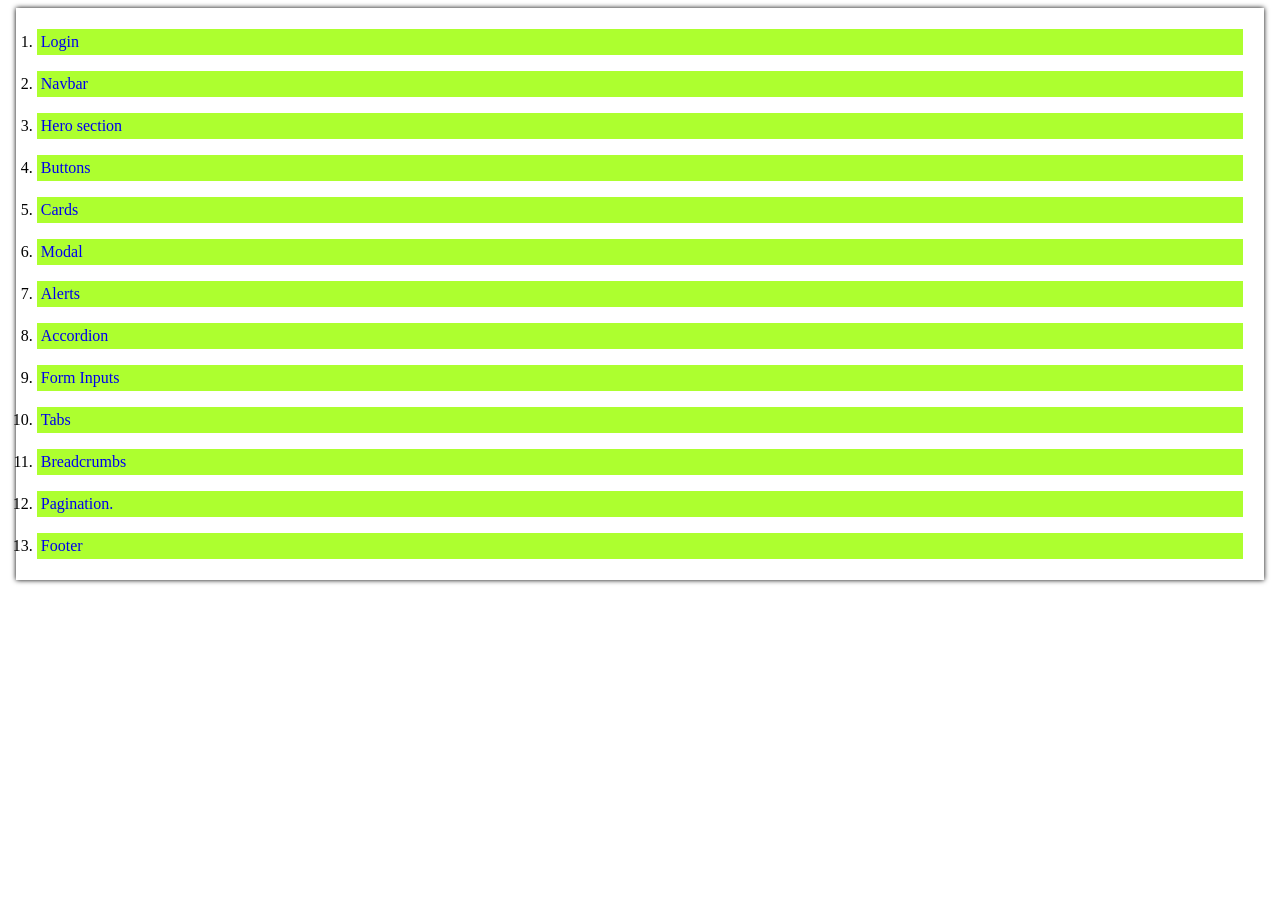
<file: index.html>
<!DOCTYPE html>
<html>

<head>
  <meta charset="UTF-8">
  <meta name="viewport" content="width=device-width, initial-scale=1">
  <title>Responsive UI Componens</title>
  <style>
    ol {
      box-shadow: 0 0 5px #000;
      list-style-position: outside;
      min-width: 80%;
      margin: 0.5rem;
      padding: 1.3rem;
      display: flex;
      flex-direction: column;
      gap: 1rem;
    }
    
    li {
      background: greenyellow;
    }
    
    li a {
      text-decoration: none;
      width: 100%;
      height: 100%;
      padding: 0.25rem;
      display: block;
    }
  </style>
</head>
<body>
  <ol>
    <li>
      <a href="login-form/index.html">Login</a>
    </li>
    <li>
      <a href="navbar/index.html">Navbar</a>
    </li>
    <li>
      <a href="hero-section/index.html">Hero section</a>
    </li>
    <li>
      <a href="buttons/index.html">Buttons</a>
    </li>
    <li>
      <a href="card/index.html">Cards</a>
    </li>
    <li>
      <a href="modal/index.html">Modal</a>
    </li>
    <li>
      <a href="alert/index.html">Alerts</a>
    </li>
    <li>
      <a href="accordion/index.html">Accordion</a>
    </li>
    <li>
      <a href="form-inputs/index.html">Form Inputs</a>
    </li>
    <li>
      <a href="tabs/index.html">Tabs</a>
    </li>
    <li>
      <a href="breadcrumb/index.html">Breadcrumbs</a>
    </li>
    <li>
      <a href="pagination/index.html">Pagination.</a>
    </li>
    <li>
      <a href="footer/index.html">Footer</a>
    </li>
  </ol>
</body>

</html>
</file>
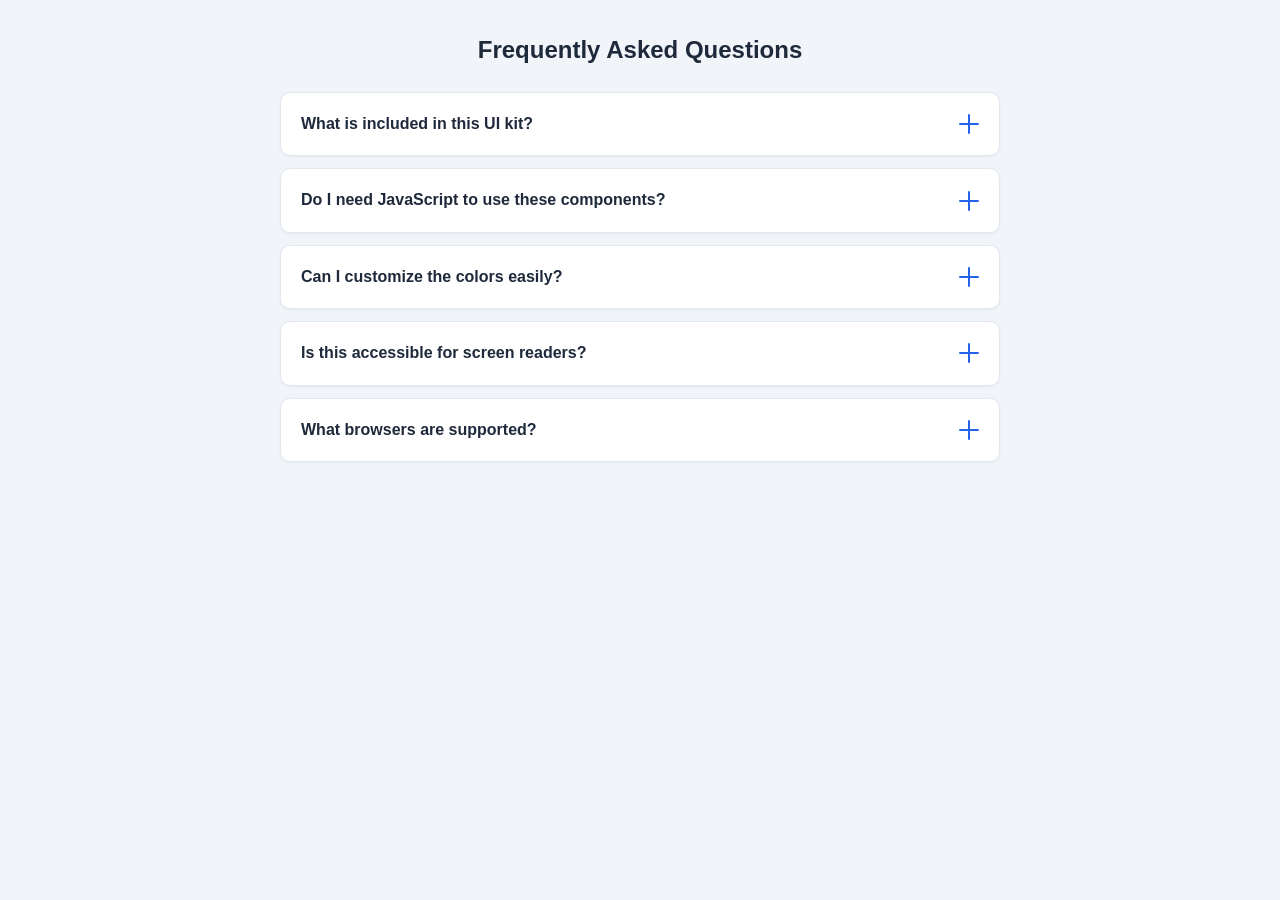
<file: accordion/index.html>
<!DOCTYPE html>
<html lang="en">
<head>
  <meta charset="UTF-8" />
  <meta name="viewport" content="width=device-width, initial-scale=1.0" />
  <title>Responsive Accordion</title>
  <link rel="stylesheet" href="style.css" />
</head>
<body>
  <section class="accordion-section" aria-labelledby="faq-heading">
    <h2 id="faq-heading">Frequently Asked Questions</h2>

    <div class="accordion-list">

      <details class="accordion-item" name="faq">
        <summary class="accordion-trigger">
          <span class="accordion-title">What is included in this UI kit?</span>
          <span class="accordion-icon" aria-hidden="true"></span>
        </summary>
        <div class="accordion-content">
          <p>Each component folder contains its own HTML and CSS files. You can copy any single folder into your project without dragging in unused code. No frameworks, no build tools required.</p>
        </div>
      </details>

      <details class="accordion-item" name="faq">
        <summary class="accordion-trigger">
          <span class="accordion-title">Do I need JavaScript to use these components?</span>
          <span class="accordion-icon" aria-hidden="true"></span>
        </summary>
        <div class="accordion-content">
          <p>Most components are pure CSS. Only the navbar, modal, and alert use small vanilla JS snippets. Everything else works without scripts.</p>
        </div>
      </details>

      <details class="accordion-item" name="faq">
        <summary class="accordion-trigger">
          <span class="accordion-title">Can I customize the colors easily?</span>
          <span class="accordion-icon" aria-hidden="true"></span>
        </summary>
        <div class="accordion-content">
          <p>Yes. Every stylesheet starts with CSS custom properties in <code>:root</code>. Change a few variables and the entire component updates to match your brand.</p>
        </div>
      </details>

      <details class="accordion-item" name="faq">
        <summary class="accordion-trigger">
          <span class="accordion-title">Is this accessible for screen readers?</span>
          <span class="accordion-icon" aria-hidden="true"></span>
        </summary>
        <div class="accordion-content">
          <p>We use semantic HTML and ARIA attributes where they add value. The accordion uses native <code>&lt;details&gt;</code> and <code>&lt;summary&gt;</code> elements, which are announced correctly by assistive technology without extra markup.</p>
        </div>
      </details>

      <details class="accordion-item" name="faq">
        <summary class="accordion-trigger">
          <span class="accordion-title">What browsers are supported?</span>
          <span class="accordion-icon" aria-hidden="true"></span>
        </summary>
        <div class="accordion-content">
          <p>All modern versions of Chrome, Firefox, Safari, and Edge. We use standard CSS like Flexbox, Grid, and custom properties — no experimental features.</p>
        </div>
      </details>

    </div>
  </section>
</body>
</html>
</file>
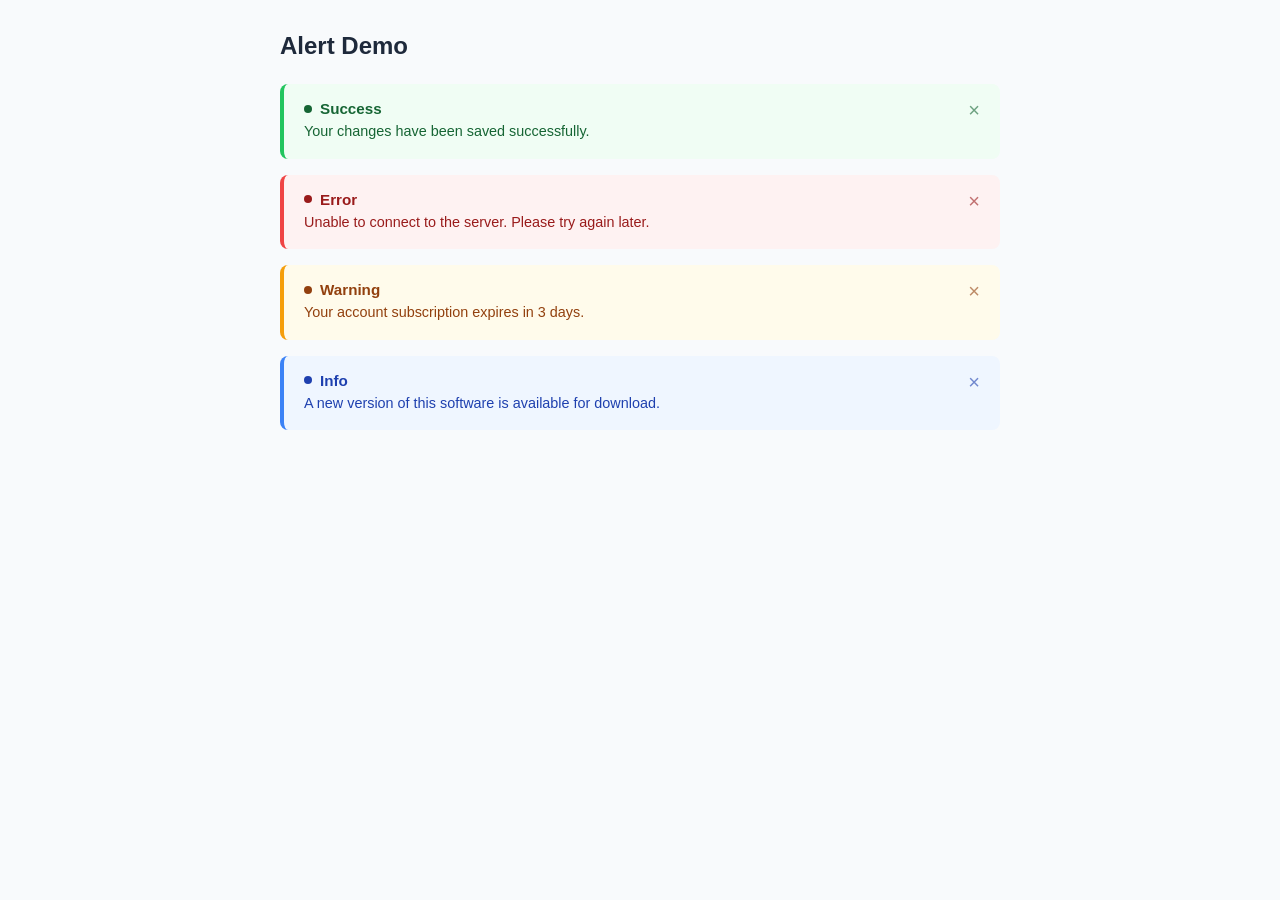
<file: alert/index.html>
<!DOCTYPE html>
<html lang="en">
<head>
  <meta charset="UTF-8" />
  <meta name="viewport" content="width=device-width, initial-scale=1.0" />
  <title>Responsive Alert</title>
  <link rel="stylesheet" href="style.css" />
</head>
<body>
  <main class="demo-page">
    <h1>Alert Demo</h1>

    <!-- Success -->
    <aside class="alert alert-success" role="alert" aria-live="polite">
      <strong class="alert-title">Success</strong>
      <p class="alert-message">Your changes have been saved successfully.</p>
      <button type="button" class="alert-close" aria-label="Dismiss alert">
        <span aria-hidden="true">&times;</span>
      </button>
    </aside>

    <!-- Error -->
    <aside class="alert alert-error" role="alert" aria-live="assertive">
      <strong class="alert-title">Error</strong>
      <p class="alert-message">Unable to connect to the server. Please try again later.</p>
      <button type="button" class="alert-close" aria-label="Dismiss alert">
        <span aria-hidden="true">&times;</span>
      </button>
    </aside>

    <!-- Warning -->
    <aside class="alert alert-warning" role="alert" aria-live="polite">
      <strong class="alert-title">Warning</strong>
      <p class="alert-message">Your account subscription expires in 3 days.</p>
      <button type="button" class="alert-close" aria-label="Dismiss alert">
        <span aria-hidden="true">&times;</span>
      </button>
    </aside>

    <!-- Info -->
    <aside class="alert alert-info" role="alert" aria-live="polite">
      <strong class="alert-title">Info</strong>
      <p class="alert-message">A new version of this software is available for download.</p>
      <button type="button" class="alert-close" aria-label="Dismiss alert">
        <span aria-hidden="true">&times;</span>
      </button>
    </aside>
  </main>

  <script>
    document.querySelectorAll('.alert-close').forEach((btn) => {
      btn.addEventListener('click', () => {
        const alert = btn.closest('.alert');
        alert.classList.add('alert-dismissed');
        alert.addEventListener('transitionend', () => alert.remove(), { once: true });
      });
    });
  </script>
</body>
</html>
</file>
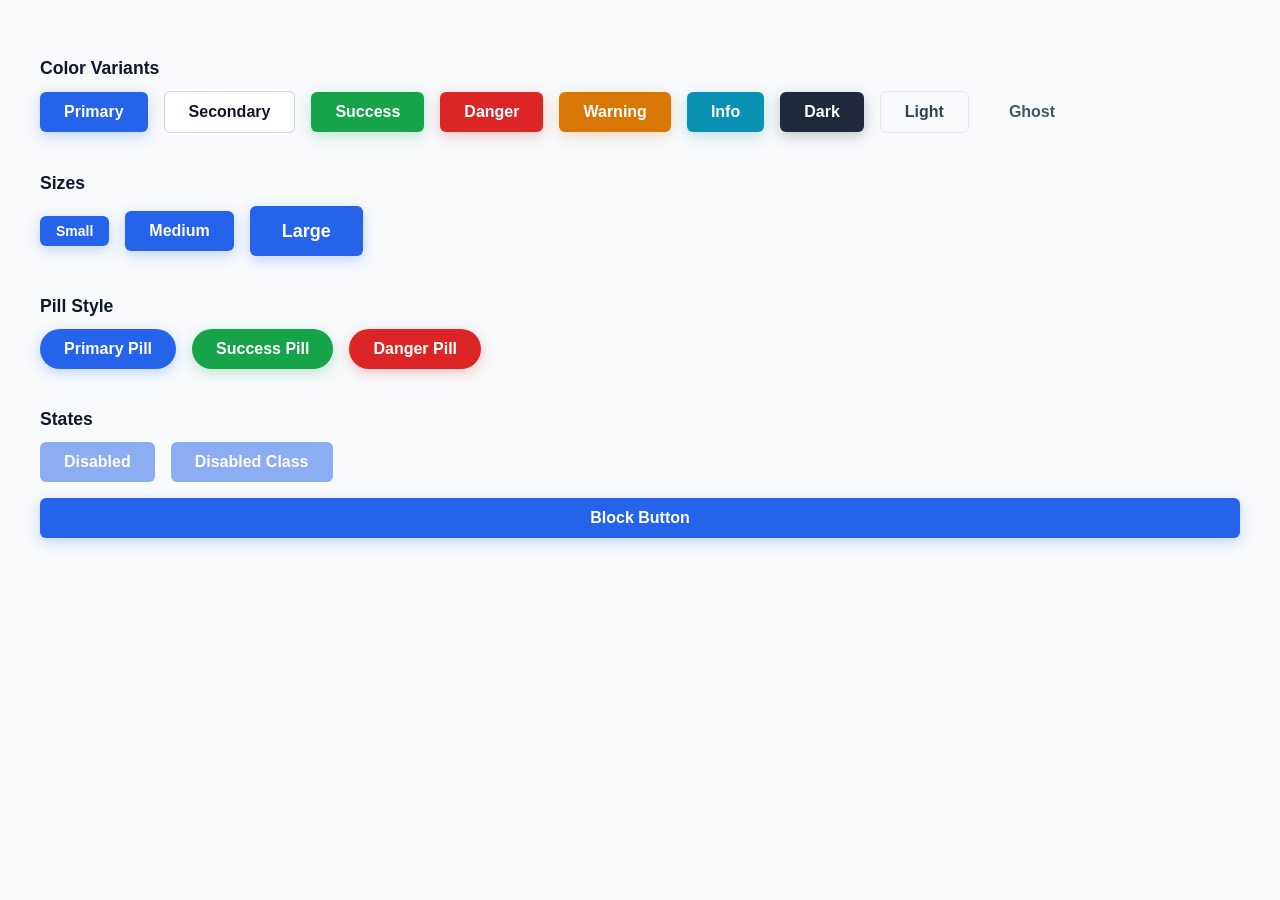
<file: buttons/index.html>
<!DOCTYPE html>
<html lang="en">
<head>
  <meta charset="UTF-8" />
  <meta name="viewport" content="width=device-width, initial-scale=1.0" />
  <title>Buttons</title>
  <link rel="stylesheet" href="style.css" />
  <style>
    body {
      font-family: var(--btn-font);
      padding: 2rem;
      background: #f8fafc;
    }
    .demo-group {
      margin-bottom: 2rem;
      display: flex;
      gap: 1rem;
      flex-wrap: wrap;
      align-items: center;
    }
    h3 {
      margin-bottom: 0.75rem;
      color: #0f172a;
      font-size: 1.1rem;
    }
    .section {
      margin-bottom: 2.5rem;
    }
  </style>
</head>
<body>
  <div class="section">
    <h3>Color Variants</h3>
    <div class="demo-group">
      <button class="btn btn-primary btn-md">Primary</button>
      <button class="btn btn-secondary btn-md">Secondary</button>
      <button class="btn btn-success btn-md">Success</button>
      <button class="btn btn-danger btn-md">Danger</button>
      <button class="btn btn-warning btn-md">Warning</button>
      <button class="btn btn-info btn-md">Info</button>
      <button class="btn btn-dark btn-md">Dark</button>
      <button class="btn btn-light btn-md">Light</button>
      <button class="btn btn-ghost btn-md">Ghost</button>
    </div>
  </div>

  <div class="section">
    <h3>Sizes</h3>
    <div class="demo-group">
      <button class="btn btn-primary btn-sm">Small</button>
      <button class="btn btn-primary btn-md">Medium</button>
      <button class="btn btn-primary btn-lg">Large</button>
    </div>
  </div>

  <div class="section">
    <h3>Pill Style</h3>
    <div class="demo-group">
      <button class="btn btn-primary btn-md btn-pill">Primary Pill</button>
      <button class="btn btn-success btn-md btn-pill">Success Pill</button>
      <button class="btn btn-danger btn-md btn-pill">Danger Pill</button>
    </div>
  </div>

  <div class="section">
    <h3>States</h3>
    <div class="demo-group">
      <button class="btn btn-primary btn-md" disabled>Disabled</button>
      <button class="btn btn-primary btn-md btn-disabled">Disabled Class</button>
      <button class="btn btn-primary btn-md btn-block">Block Button</button>
    </div>
  </div>
</body>
</html>
</file>
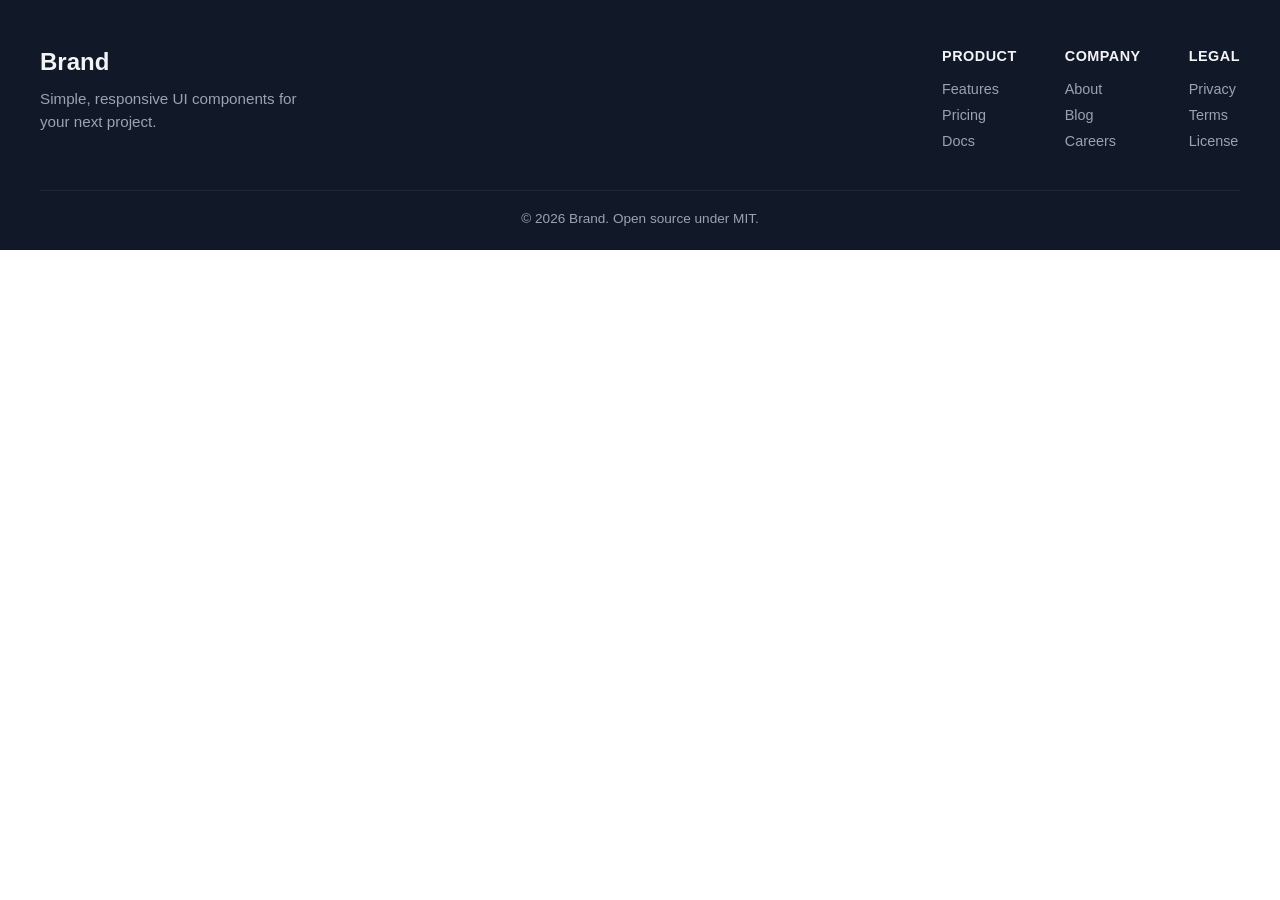
<file: footer/index.html>
<!DOCTYPE html>
<html lang="en">
<head>
  <meta charset="UTF-8" />
  <meta name="viewport" content="width=device-width, initial-scale=1.0" />
  <title>Responsive Footer</title>
  <link rel="stylesheet" href="style.css" />
</head>
<body>
  <footer class="site-footer">
    <div class="footer-container">
      <div class="footer-brand">
        <a href="#" class="footer-logo">Brand</a>
        <p class="footer-tagline">Simple, responsive UI components for your next project.</p>
      </div>

      <div class="footer-links">
        <div class="link-group">
          <h4>Product</h4>
          <ul>
            <li><a href="#">Features</a></li>
            <li><a href="#">Pricing</a></li>
            <li><a href="#">Docs</a></li>
          </ul>
        </div>
        <div class="link-group">
          <h4>Company</h4>
          <ul>
            <li><a href="#">About</a></li>
            <li><a href="#">Blog</a></li>
            <li><a href="#">Careers</a></li>
          </ul>
        </div>
        <div class="link-group">
          <h4>Legal</h4>
          <ul>
            <li><a href="#">Privacy</a></li>
            <li><a href="#">Terms</a></li>
            <li><a href="#">License</a></li>
          </ul>
        </div>
      </div>
    </div>

    <div class="footer-bottom">
      <p>&copy; <span id="year"></span> Brand. Open source under MIT.</p>
    </div>
  </footer>

  <script>
    document.getElementById('year').textContent = new Date().getFullYear();
  </script>
</body>
</html>
</file>
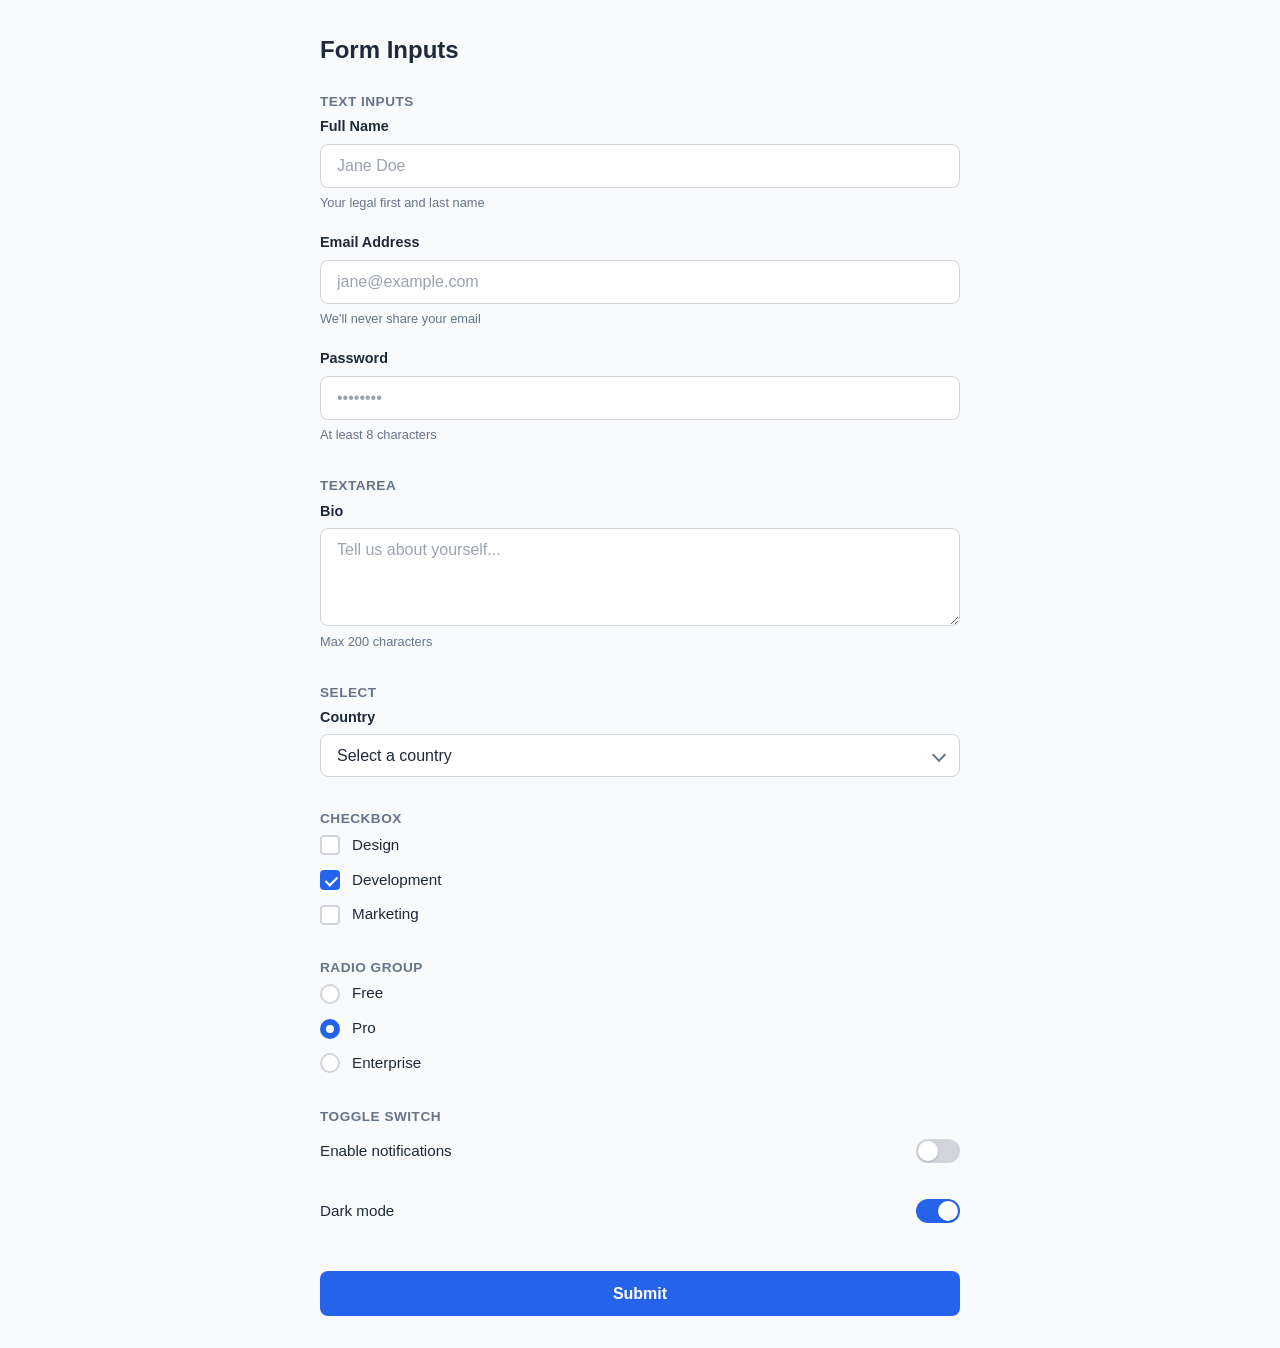
<file: form-inputs/index.html>
<!DOCTYPE html>
<html lang="en">
<head>
  <meta charset="UTF-8" />
  <meta name="viewport" content="width=device-width, initial-scale=1.0" />
  <title>Responsive Form Inputs</title>
  <link rel="stylesheet" href="style.css" />
</head>
<body>
  <main class="form-demo">
    <h1>Form Inputs</h1>

    <form class="form-grid" novalidate>

      <fieldset class="form-group">
        <legend class="form-label">Text Inputs</legend>

        <label class="input-wrapper" for="name">
          <span class="input-label">Full Name</span>
          <input
            type="text"
            id="name"
            name="name"
            placeholder="Jane Doe"
            required
          />
          <span class="input-hint">Your legal first and last name</span>
        </label>

        <label class="input-wrapper" for="email">
          <span class="input-label">Email Address</span>
          <input
            type="email"
            id="email"
            name="email"
            placeholder="jane@example.com"
            required
          />
          <span class="input-hint">We'll never share your email</span>
        </label>

        <label class="input-wrapper" for="password">
          <span class="input-label">Password</span>
          <input
            type="password"
            id="password"
            name="password"
            placeholder="••••••••"
            minlength="8"
            required
          />
          <span class="input-hint">At least 8 characters</span>
        </label>
      </fieldset>

      <fieldset class="form-group">
        <legend class="form-label">Textarea</legend>

        <label class="input-wrapper" for="bio">
          <span class="input-label">Bio</span>
          <textarea
            id="bio"
            name="bio"
            rows="4"
            placeholder="Tell us about yourself..."
          ></textarea>
          <span class="input-hint">Max 200 characters</span>
        </label>
      </fieldset>

      <fieldset class="form-group">
        <legend class="form-label">Select</legend>

        <label class="input-wrapper" for="country">
          <span class="input-label">Country</span>
          <div class="select-wrapper">
            <select id="country" name="country" required>
              <option value="" disabled selected>Select a country</option>
              <option value="us">United States</option>
              <option value="ca">Canada</option>
              <option value="uk">United Kingdom</option>
              <option value="de">Germany</option>
              <option value="fr">France</option>
              <option value="ng">Nigeria</option>
            </select>
          </div>
        </label>
      </fieldset>

      <fieldset class="form-group">
        <legend class="form-label">Checkbox</legend>

        <div class="checkbox-group">
          <label class="checkbox-wrapper">
            <input type="checkbox" name="interests" value="design" />
            <span class="checkbox-box" aria-hidden="true"></span>
            <span class="checkbox-label">Design</span>
          </label>

          <label class="checkbox-wrapper">
            <input type="checkbox" name="interests" value="development" checked />
            <span class="checkbox-box" aria-hidden="true"></span>
            <span class="checkbox-label">Development</span>
          </label>

          <label class="checkbox-wrapper">
            <input type="checkbox" name="interests" value="marketing" />
            <span class="checkbox-box" aria-hidden="true"></span>
            <span class="checkbox-label">Marketing</span>
          </label>
        </div>
      </fieldset>

      <fieldset class="form-group">
        <legend class="form-label">Radio Group</legend>

        <div class="radio-group">
          <label class="radio-wrapper">
            <input type="radio" name="plan" value="free" />
            <span class="radio-circle" aria-hidden="true"></span>
            <span class="radio-label">Free</span>
          </label>

          <label class="radio-wrapper">
            <input type="radio" name="plan" value="pro" checked />
            <span class="radio-circle" aria-hidden="true"></span>
            <span class="radio-label">Pro</span>
          </label>

          <label class="radio-wrapper">
            <input type="radio" name="plan" value="enterprise" />
            <span class="radio-circle" aria-hidden="true"></span>
            <span class="radio-label">Enterprise</span>
          </label>
        </div>
      </fieldset>

      <fieldset class="form-group">
        <legend class="form-label">Toggle Switch</legend>

        <label class="toggle-wrapper">
          <span class="toggle-label">Enable notifications</span>
          <input type="checkbox" name="notifications" class="toggle-input" />
          <span class="toggle-track" aria-hidden="true">
            <span class="toggle-thumb"></span>
          </span>
        </label>

        <label class="toggle-wrapper">
          <span class="toggle-label">Dark mode</span>
          <input type="checkbox" name="darkmode" class="toggle-input" checked />
          <span class="toggle-track" aria-hidden="true">
            <span class="toggle-thumb"></span>
          </span>
        </label>
      </fieldset>

      <div class="form-actions">
        <button type="submit" class="btn-submit">Submit</button>
      </div>

    </form>
  </main>
</body>
</html>
</file>
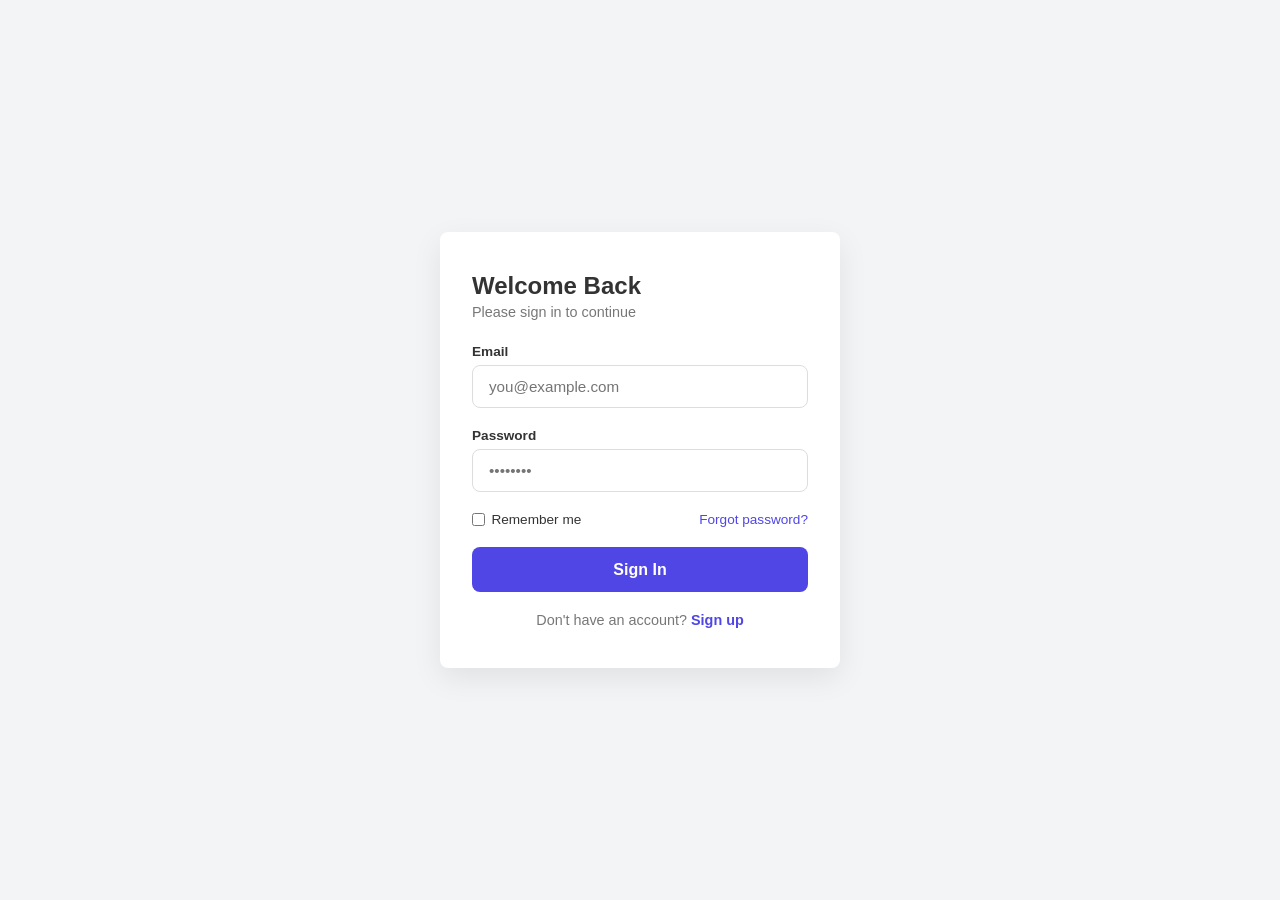
<file: login-form/index.html>
<!DOCTYPE html>
<html lang="en">
<head>
  <meta charset="UTF-8" />
  <meta name="viewport" content="width=device-width, initial-scale=1.0" />
  <title>Responsive Login Form</title>
  <link rel="stylesheet" href="style.css" />
</head>
<body>
  <div class="form-wrapper">
    <form class="login-form" novalidate>
      <h2 class="form-title">Welcome Back</h2>
      <p class="form-subtitle">Please sign in to continue</p>

      <div class="input-group">
        <label for="email">Email</label>
        <input type="email" id="email" placeholder="you@example.com" required />
      </div>

      <div class="input-group">
        <label for="password">Password</label>
        <input type="password" id="password" placeholder="••••••••" required />
      </div>

      <div class="form-options">
        <label class="remember">
          <input type="checkbox" /> Remember me
        </label>
        <a href="#" class="forgot">Forgot password?</a>
      </div>

      <button type="submit" class="btn-submit">Sign In</button>

      <p class="form-footer">
        Don't have an account? <a href="#">Sign up</a>
      </p>
    </form>
  </div>
</body>
</html>
</file>
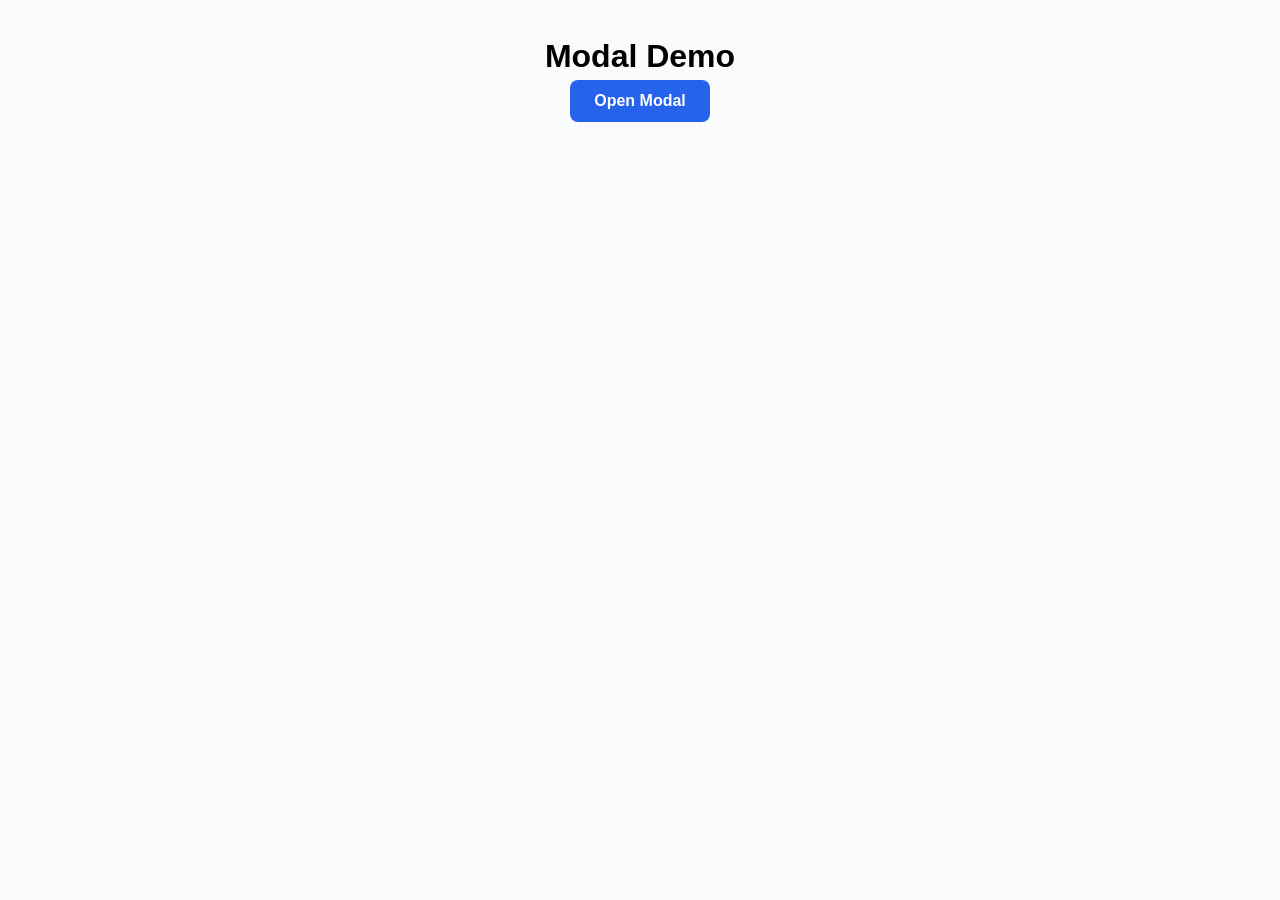
<file: modal/index.html>
<!DOCTYPE html>
<html lang="en">
<head>
  <meta charset="UTF-8" />
  <meta name="viewport" content="width=device-width, initial-scale=1.0" />
  <title>Responsive Modal</title>
  <link rel="stylesheet" href="style.css" />
</head>
<body>
  <main class="page-content">
    <h1>Modal Demo</h1>
    <button type="button" class="btn-open" data-modal="confirm-dialog">
      Open Modal
    </button>
  </main>

  <!-- Dialog -->
  <dialog
    id="confirm-dialog"
    class="modal"
    aria-labelledby="dialog-title"
    aria-describedby="dialog-desc"
    aria-modal="true"
  >
    <form method="dialog" class="modal-form">
      <header class="modal-header">
        <h2 id="dialog-title">Confirm Action</h2>
        <button
          type="button"
          class="modal-close"
          aria-label="Close dialog"
        >
          <span aria-hidden="true">&times;</span>
        </button>
      </header>

      <div class="modal-body">
        <p id="dialog-desc">
          Are you sure you want to proceed? This action cannot be undone and may affect your account settings.
        </p>
      </div>

      <footer class="modal-footer">
        <button type="button" class="btn btn-secondary" value="cancel">
          Cancel
        </button>
        <button type="submit" class="btn btn-danger" value="confirm">
          Confirm
        </button>
      </footer>
    </form>
  </dialog>

  <script>
    (function () {
      const openBtn = document.querySelector('[data-modal="confirm-dialog"]');
      const dialog = document.getElementById('confirm-dialog');
      const closeBtn = dialog.querySelector('.modal-close');
      const cancelBtn = dialog.querySelector('[value="cancel"]');

      let lastFocused = null;

      function openModal() {
        lastFocused = document.activeElement;
        dialog.showModal();
        document.body.classList.add('modal-open');
        closeBtn.focus();
      }

      function closeModal() {
        dialog.close();
        document.body.classList.remove('modal-open');
        if (lastFocused) lastFocused.focus();
      }

      openBtn.addEventListener('click', openModal);
      closeBtn.addEventListener('click', closeModal);
      cancelBtn.addEventListener('click', closeModal);

      // Close on backdrop click
      dialog.addEventListener('click', (e) => {
        const rect = dialog.getBoundingClientRect();
        const isBackdrop =
          e.clientX < rect.left ||
          e.clientX > rect.right ||
          e.clientY < rect.top ||
          e.clientY > rect.bottom;
        if (isBackdrop) closeModal();
      });

      // Close on Escape is handled natively by <dialog>,
      // but we still need to restore focus and body scroll
      dialog.addEventListener('close', () => {
        document.body.classList.remove('modal-open');
        if (lastFocused) lastFocused.focus();
      });

      // Focus trap
      dialog.addEventListener('keydown', (e) => {
        if (e.key !== 'Tab') return;

        const focusable = dialog.querySelectorAll(
          'button, [href], input, select, textarea, [tabindex]:not([tabindex="-1"])'
        );
        const first = focusable[0];
        const last = focusable[focusable.length - 1];

        if (e.shiftKey && document.activeElement === first) {
          e.preventDefault();
          last.focus();
        } else if (!e.shiftKey && document.activeElement === last) {
          e.preventDefault();
          first.focus();
        }
      });
    })();
  </script>
</body>
</html>
</file>
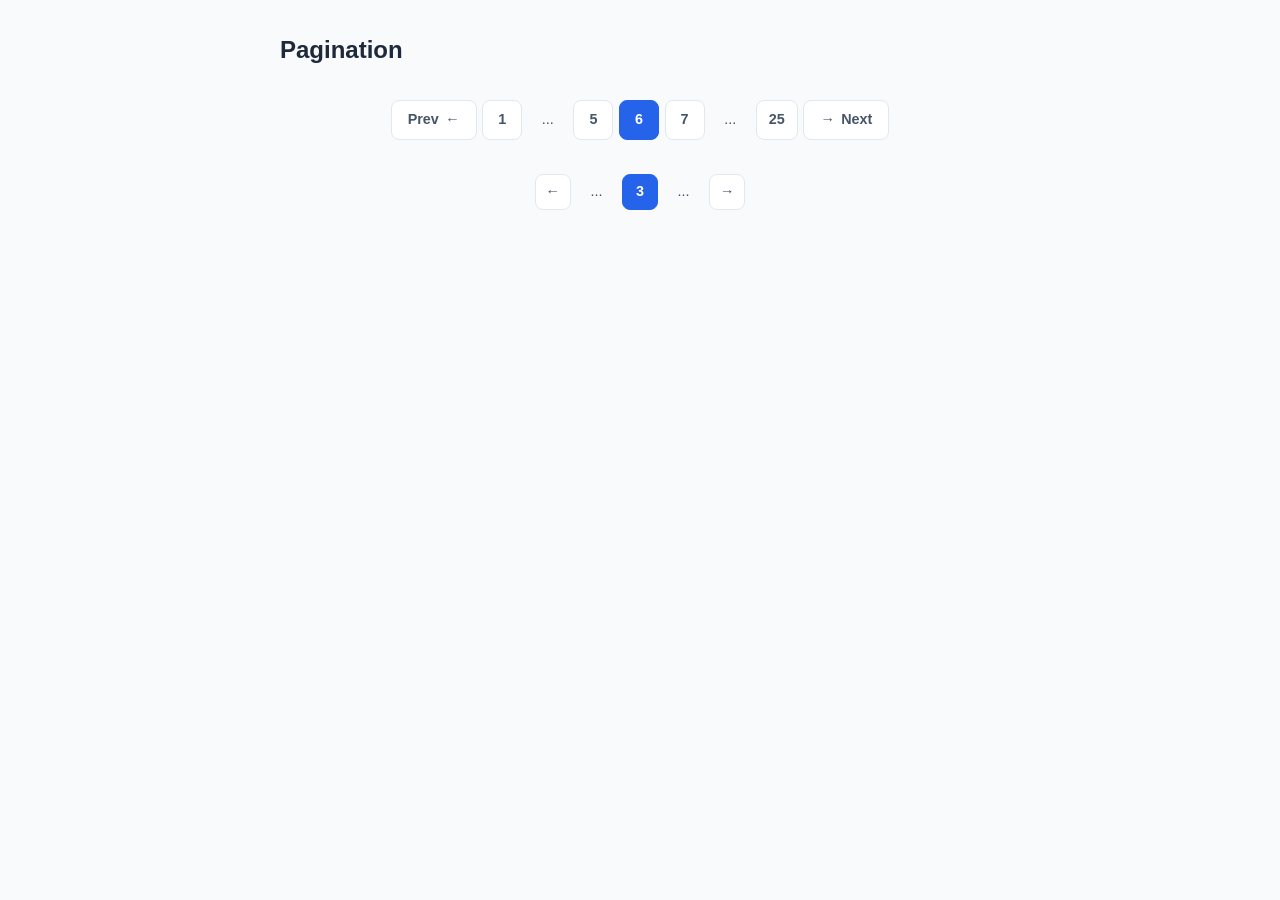
<file: pagination/index.html>
<!DOCTYPE html>
<html lang="en">
<head>
  <meta charset="UTF-8" />
  <meta name="viewport" content="width=device-width, initial-scale=1.0" />
  <title>Responsive Pagination</title>
  <link rel="stylesheet" href="style.css" />
</head>
<body>
  <main class="demo-page">
    <h1>Pagination</h1>

    <!-- Full pagination -->
    <nav class="pagination" aria-label="Page navigation" data-pagination="full"></nav>

    <!-- Compact pagination -->
    <nav class="pagination pagination-compact" aria-label="Compact pagination" data-pagination="compact"></nav>
  </main>

  <script>
    (function () {
      const Pagination = {
        defaults: {
          current: 1,
          total: 25,
          siblingCount: 1,
          boundaryCount: 1,
          onChange: null,
        },

        init(container, options = {}) {
          const config = { ...this.defaults, ...options };
          this.render(container, config);
          this.bind(container, config);
        },

        range(start, end) {
          const length = end - start + 1;
          return Array.from({ length }, (_, i) => start + i);
        },

        generateItems(current, total, siblingCount, boundaryCount) {
          const startPages = this.range(1, Math.min(boundaryCount, total));
          const endPages = this.range(Math.max(total - boundaryCount + 1, boundaryCount + 1), total);

          const siblingsStart = Math.max(
            Math.min(current - siblingCount, total - boundaryCount - siblingCount * 2 - 1),
            boundaryCount + 2
          );

          const siblingsEnd = Math.min(
            Math.max(current + siblingCount, boundaryCount + siblingCount * 2 + 2),
            endPages.length > 0 ? endPages[0] - 2 : total - 1
          );

          const items = [];

          // Prev
          items.push({ type: 'prev', page: current - 1, disabled: current === 1 });

          // Start pages
          startPages.forEach((p) => items.push({ type: 'page', page: p, current: p === current }));

          // First ellipsis
          if (siblingsStart > boundaryCount + 2) {
            items.push({ type: 'ellipsis' });
          } else if (boundaryCount + 1 < total - boundaryCount) {
            items.push({ type: 'page', page: boundaryCount + 1, current: false });
          }

          // Sibling pages
          this.range(siblingsStart, siblingsEnd).forEach((p) =>
            items.push({ type: 'page', page: p, current: p === current })
          );

          // Second ellipsis
          if (siblingsEnd < total - boundaryCount - 1) {
            items.push({ type: 'ellipsis' });
          } else if (total - boundaryCount > boundaryCount) {
            items.push({ type: 'page', page: total - boundaryCount, current: false });
          }

          // End pages
          endPages.forEach((p) => items.push({ type: 'page', page: p, current: p === current }));

          // Next
          items.push({ type: 'next', page: current + 1, disabled: current === total });

          return items;
        },

        render(container, config) {
          const { current, total, siblingCount, boundaryCount } = config;
          const items = this.generateItems(current, total, siblingCount, boundaryCount);
          const isCompact = container.classList.contains('pagination-compact');

          const list = document.createElement('ul');
          list.className = 'pagination-list';

          items.forEach((item) => {
            const li = document.createElement('li');

            if (item.type === 'ellipsis') {
              const span = document.createElement('span');
              span.className = 'pagination-ellipsis';
              span.setAttribute('aria-hidden', 'true');
              span.textContent = '...';
              li.appendChild(span);
              list.appendChild(li);
              return;
            }

            if (item.type === 'prev' || item.type === 'next') {
              const a = document.createElement(item.disabled ? 'span' : 'a');
              a.className = `pagination-link pagination-${item.type}`;
              if (item.disabled) {
                a.classList.add('pagination-disabled');
              } else {
                a.href = '#';
                a.setAttribute('aria-label', item.type === 'prev' ? 'Previous page' : 'Next page');
                a.dataset.page = item.page;
              }

              const arrow = document.createElement('span');
              arrow.setAttribute('aria-hidden', 'true');
              arrow.textContent = item.type === 'prev' ? '←' : '→';
              a.appendChild(arrow);

              if (!isCompact) {
                const label = document.createElement('span');
                label.className = 'pagination-label';
                label.textContent = item.type === 'prev' ? 'Prev' : 'Next';
                if (item.type === 'prev') {
                  a.insertBefore(label, arrow);
                } else {
                  a.appendChild(label);
                }
              }

              li.appendChild(a);
              list.appendChild(li);
              return;
            }

            // Page number
            if (item.current) {
              const span = document.createElement('span');
              span.className = 'pagination-link pagination-current';
              span.setAttribute('aria-current', 'page');
              span.setAttribute('aria-label', `Page ${item.page}, current page`);
              span.textContent = item.page;
              li.appendChild(span);
            } else {
              const a = document.createElement('a');
              a.className = 'pagination-link';
              a.href = '#';
              a.setAttribute('aria-label', `Page ${item.page}`);
              a.dataset.page = item.page;
              a.textContent = item.page;
              li.appendChild(a);
            }

            list.appendChild(li);
          });

          container.innerHTML = '';
          container.appendChild(list);
        },

        bind(container, config) {
          container.addEventListener('click', (e) => {
            const link = e.target.closest('a[data-page]');
            if (!link) return;
            e.preventDefault();

            const page = parseInt(link.dataset.page, 10);
            if (page === config.current) return;

            config.current = page;
            this.render(container, config);
            if (typeof config.onChange === 'function') config.onChange(page);
          });
        },
      };

      // Initialize full pagination
      Pagination.init(document.querySelector('[data-pagination="full"]'), {
        current: 6,
        total: 25,
        onChange: (page) => console.log('Page:', page),
      });

      // Initialize compact pagination
      Pagination.init(document.querySelector('[data-pagination="compact"]'), {
        current: 3,
        total: 10,
        siblingCount: 0,
        boundaryCount: 0,
        onChange: (page) => console.log('Compact page:', page),
      });
    })();
  </script>
</body>
</html>
</file>
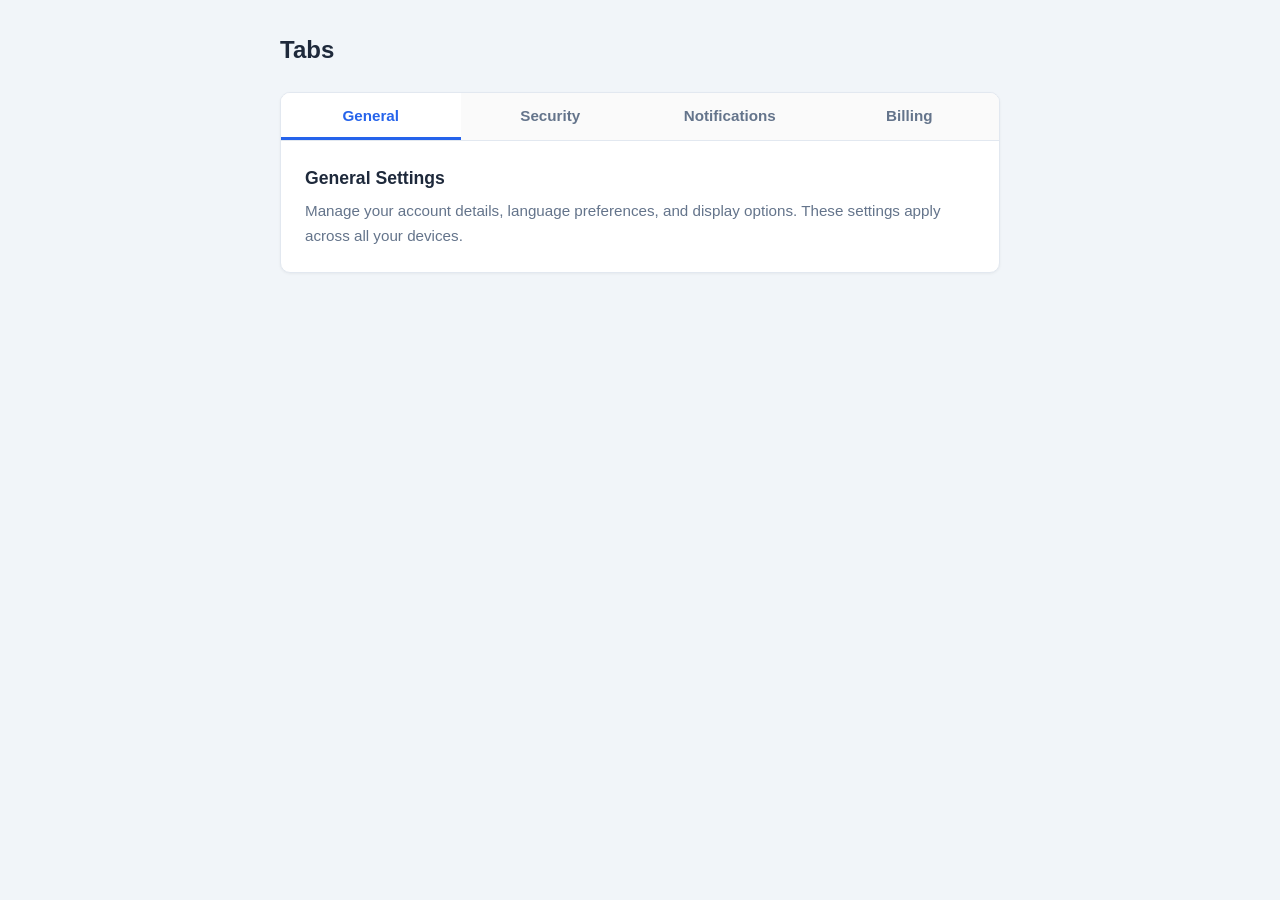
<file: tabs/index.html>
<!DOCTYPE html>
<html lang="en">
<head>
  <meta charset="UTF-8" />
  <meta name="viewport" content="width=device-width, initial-scale=1.0" />
  <title>Responsive Tabs</title>
  <link rel="stylesheet" href="style.css" />
</head>
<body>
  <main class="tabs-demo">
    <h1>Tabs</h1>

    <section class="tabs" aria-label="Project settings">
      <div class="tab-list" role="tablist" aria-label="Settings categories">
        <button
          class="tab"
          role="tab"
          id="tab-general"
          aria-selected="true"
          aria-controls="panel-general"
          tabindex="0"
        >
          General
        </button>
        <button
          class="tab"
          role="tab"
          id="tab-security"
          aria-selected="false"
          aria-controls="panel-security"
          tabindex="-1"
        >
          Security
        </button>
        <button
          class="tab"
          role="tab"
          id="tab-notifications"
          aria-selected="false"
          aria-controls="panel-notifications"
          tabindex="-1"
        >
          Notifications
        </button>
        <button
          class="tab"
          role="tab"
          id="tab-billing"
          aria-selected="false"
          aria-controls="panel-billing"
          tabindex="-1"
        >
          Billing
        </button>
      </div>

      <div
        class="tab-panel"
        role="tabpanel"
        id="panel-general"
        aria-labelledby="tab-general"
        tabindex="0"
      >
        <h2>General Settings</h2>
        <p>Manage your account details, language preferences, and display options. These settings apply across all your devices.</p>
      </div>

      <div
        class="tab-panel"
        role="tabpanel"
        id="panel-security"
        aria-labelledby="tab-security"
        tabindex="0"
        hidden
      >
        <h2>Security</h2>
        <p>Update your password, enable two-factor authentication, and review active sessions. We recommend using a password manager.</p>
      </div>

      <div
        class="tab-panel"
        role="tabpanel"
        id="panel-notifications"
        aria-labelledby="tab-notifications"
        tabindex="0"
        hidden
      >
        <h2>Notifications</h2>
        <p>Choose how you want to be notified. You can toggle email, push, and SMS alerts for different types of activity.</p>
      </div>

      <div
        class="tab-panel"
        role="tabpanel"
        id="panel-billing"
        aria-labelledby="tab-billing"
        tabindex="0"
        hidden
      >
        <h2>Billing</h2>
        <p>View your invoices, update payment methods, and manage your subscription plan. All transactions are encrypted.</p>
      </div>
    </section>
  </main>

  <script>
    (function () {
      const tabList = document.querySelector('[role="tablist"]');
      const tabs = Array.from(tabList.querySelectorAll('[role="tab"]'));
      const panels = Array.from(document.querySelectorAll('[role="tabpanel"]'));

      function switchTab(newTab) {
        const oldTab = tabs.find((t) => t.getAttribute('aria-selected') === 'true');
        if (oldTab) {
          oldTab.setAttribute('aria-selected', 'false');
          oldTab.setAttribute('tabindex', '-1');
          const oldPanel = document.getElementById(oldTab.getAttribute('aria-controls'));
          if (oldPanel) oldPanel.hidden = true;
        }

        newTab.setAttribute('aria-selected', 'true');
        newTab.setAttribute('tabindex', '0');
        newTab.focus();

        const newPanel = document.getElementById(newTab.getAttribute('aria-controls'));
        if (newPanel) newPanel.hidden = false;
      }

      tabs.forEach((tab) => {
        tab.addEventListener('click', () => switchTab(tab));

        tab.addEventListener('keydown', (e) => {
          let index = tabs.indexOf(tab);

          if (e.key === 'ArrowRight') {
            e.preventDefault();
            index = (index + 1) % tabs.length;
            switchTab(tabs[index]);
          } else if (e.key === 'ArrowLeft') {
            e.preventDefault();
            index = (index - 1 + tabs.length) % tabs.length;
            switchTab(tabs[index]);
          } else if (e.key === 'Home') {
            e.preventDefault();
            switchTab(tabs[0]);
          } else if (e.key === 'End') {
            e.preventDefault();
            switchTab(tabs[tabs.length - 1]);
          }
        });
      });
    })();
  </script>
</body>
</html>
</file>
<file: accordion/style.css>
:root {
  --accordion-font: 'Segoe UI', Tahoma, Geneva, Verdana, sans-serif;
  --accordion-bg: #ffffff;
  --accordion-border: #e2e8f0;
  --accordion-text: #1e293b;
  --accordion-muted: #64748b;
  --accordion-accent: #2563eb;
  --accordion-hover: #f8fafc;
  --accordion-radius: 10px;
  --accordion-shadow: 0 1px 3px rgba(0, 0, 0, 0.05);
  --accordion-padding: 1.25rem;
  --accordion-gap: 0.75rem;
  --transition-speed: 0.2s;
}

* {
  margin: 0;
  padding: 0;
  box-sizing: border-box;
}

body {
  font-family: var(--accordion-font);
  background: #f1f5f9;
  padding: 2rem 1rem;
  line-height: 1.5;
}

/* Section */
.accordion-section {
  max-width: 720px;
  margin: 0 auto;
}

.accordion-section h2 {
  font-size: 1.5rem;
  font-weight: 700;
  color: var(--accordion-text);
  margin-bottom: 1.5rem;
  text-align: center;
}

/* List */
.accordion-list {
  display: flex;
  flex-direction: column;
  gap: var(--accordion-gap);
}

/* Item */
.accordion-item {
  background: var(--accordion-bg);
  border: 1px solid var(--accordion-border);
  border-radius: var(--accordion-radius);
  box-shadow: var(--accordion-shadow);
  overflow: hidden;
  transition: border-color var(--transition-speed) ease;
}

.accordion-item:hover {
  border-color: #cbd5e1;
}

/* Trigger */
.accordion-trigger {
  display: flex;
  align-items: center;
  justify-content: space-between;
  gap: 1rem;
  padding: var(--accordion-padding);
  font-size: 1rem;
  font-weight: 600;
  color: var(--accordion-text);
  cursor: pointer;
  list-style: none; /* Remove default marker */
  transition: background var(--transition-speed) ease;
}

.accordion-trigger::-webkit-details-marker {
  display: none; /* Safari */
}

.accordion-trigger:hover {
  background: var(--accordion-hover);
}

.accordion-title {
  flex: 1;
  line-height: 1.4;
}

/* Icon */
.accordion-icon {
  position: relative;
  width: 20px;
  height: 20px;
  flex-shrink: 0;
  transition: transform var(--transition-speed) ease;
}

.accordion-icon::before,
.accordion-icon::after {
  content: '';
  position: absolute;
  background: var(--accordion-accent);
  border-radius: 2px;
  transition: transform var(--transition-speed) ease;
}

.accordion-icon::before {
  top: 9px;
  left: 0;
  width: 20px;
  height: 2px;
}

.accordion-icon::after {
  top: 0;
  left: 9px;
  width: 2px;
  height: 20px;
}

/* Rotate icon when open */
.accordion-item[open] .accordion-icon {
  transform: rotate(45deg);
}

/* Content */
.accordion-content {
  padding: 0 var(--accordion-padding) var(--accordion-padding);
  color: var(--accordion-muted);
  font-size: 0.95rem;
  line-height: 1.6;
  animation: accordion-fade 0.2s ease-out;
}

.accordion-content p {
  max-width: 65ch;
}

.accordion-content code {
  font-family: ui-monospace, SFMono-Regular, 'SF Mono', Menlo, Consolas, monospace;
  font-size: 0.85em;
  background: #f1f5f9;
  padding: 0.15rem 0.35rem;
  border-radius: 4px;
  color: var(--accordion-text);
}

@keyframes accordion-fade {
  from {
    opacity: 0;
    transform: translateY(-4px);
  }
  to {
    opacity: 1;
    transform: translateY(0);
  }
}

/* Responsive */
@media (max-width: 480px) {
  .accordion-trigger {
    padding: 1rem;
    font-size: 0.95rem;
  }

  .accordion-content {
    padding: 0 1rem 1rem;
    font-size: 0.9rem;
  }
}
</file>
<file: alert/style.css>
:root {
  --alert-font: 'Segoe UI', Tahoma, Geneva, Verdana, sans-serif;
  --alert-radius: 8px;
  --alert-padding: 1rem 1.25rem;
  --alert-gap: 0.75rem;
  --alert-transition: 0.3s ease;

  /* Success */
  --alert-success-bg: #f0fdf4;
  --alert-success-border: #86efac;
  --alert-success-text: #166534;
  --alert-success-icon: #22c55e;

  /* Error */
  --alert-error-bg: #fef2f2;
  --alert-error-border: #fca5a5;
  --alert-error-text: #991b1b;
  --alert-error-icon: #ef4444;

  /* Warning */
  --alert-warning-bg: #fffbeb;
  --alert-warning-border: #fcd34d;
  --alert-warning-text: #92400e;
  --alert-warning-icon: #f59e0b;

  /* Info */
  --alert-info-bg: #eff6ff;
  --alert-info-border: #93c5fd;
  --alert-info-text: #1e40af;
  --alert-info-icon: #3b82f6;
}

* {
  margin: 0;
  padding: 0;
  box-sizing: border-box;
}

body {
  font-family: var(--alert-font);
  background: #f8fafc;
  padding: 2rem 1rem;
}

.demo-page {
  max-width: 720px;
  margin: 0 auto;
  display: flex;
  flex-direction: column;
  gap: 1rem;
}

.demo-page h1 {
  font-size: 1.5rem;
  color: #1e293b;
  margin-bottom: 0.5rem;
}

/* ========== ALERT ========== */

.alert {
  position: relative;
  display: flex;
  flex-direction: column;
  gap: 0.25rem;
  padding: var(--alert-padding);
  border-radius: var(--alert-radius);
  border-left: 4px solid transparent;
  font-family: var(--alert-font);
  transition: opacity var(--alert-transition), transform var(--alert-transition), max-height var(--alert-transition);
}

.alert-dismissed {
  opacity: 0;
  transform: translateX(20px);
  max-height: 0;
  padding-top: 0;
  padding-bottom: 0;
  margin-top: 0;
  margin-bottom: 0;
  overflow: hidden;
  pointer-events: none;
}

/* Variants */

.alert-success {
  background: var(--alert-success-bg);
  border-left-color: var(--alert-success-icon);
  color: var(--alert-success-text);
}

.alert-error {
  background: var(--alert-error-bg);
  border-left-color: var(--alert-error-icon);
  color: var(--alert-error-text);
}

.alert-warning {
  background: var(--alert-warning-bg);
  border-left-color: var(--alert-warning-icon);
  color: var(--alert-warning-text);
}

.alert-info {
  background: var(--alert-info-bg);
  border-left-color: var(--alert-info-icon);
  color: var(--alert-info-text);
}

/* Title */

.alert-title {
  font-size: 0.95rem;
  font-weight: 700;
  display: flex;
  align-items: center;
  gap: 0.5rem;
}

.alert-title::before {
  content: '';
  display: inline-block;
  width: 8px;
  height: 8px;
  border-radius: 50%;
  background: currentColor;
  flex-shrink: 0;
}

/* Message */

.alert-message {
  font-size: 0.9rem;
  line-height: 1.5;
  padding-right: 2rem;
}

/* Close button */

.alert-close {
  position: absolute;
  top: 0.75rem;
  right: 0.75rem;
  display: flex;
  align-items: center;
  justify-content: center;
  width: 28px;
  height: 28px;
  font-size: 1.25rem;
  line-height: 1;
  color: inherit;
  background: none;
  border: none;
  border-radius: 4px;
  cursor: pointer;
  opacity: 0.6;
  transition: opacity var(--alert-transition), background var(--alert-transition);
}

.alert-close:hover {
  opacity: 1;
  background: rgba(0, 0, 0, 0.05);
}

/* Responsive */

@media (max-width: 480px) {
  .alert {
    padding: 0.875rem 1rem;
  }

  .alert-message {
    padding-right: 1.5rem;
  }
}
</file>
<file: buttons/style.css>
:root {
  --btn-font: 'Segoe UI', Tahoma, Geneva, Verdana, sans-serif;
  --btn-radius: 6px;
  --btn-transition: 0.2s ease;

  /* Primary - Blue */
  --btn-primary-bg: #2563eb;
  --btn-primary-hover: #1d4ed8;
  --btn-primary-text: #ffffff;
  --btn-primary-shadow: 0 4px 14px rgba(37, 99, 235, 0.25);

  /* Secondary - Outline */
  --btn-secondary-bg: #ffffff;
  --btn-secondary-border: #cbd5e1;
  --btn-secondary-hover: #f1f5f9;
  --btn-secondary-text: #0f172a;

  /* Danger - Red */
  --btn-danger-bg: #dc2626;
  --btn-danger-hover: #b91c1c;
  --btn-danger-text: #ffffff;
  --btn-danger-shadow: 0 4px 14px rgba(220, 38, 38, 0.25);

  /* Success - Green */
  --btn-success-bg: #16a34a;
  --btn-success-hover: #15803d;
  --btn-success-text: #ffffff;
  --btn-success-shadow: 0 4px 14px rgba(22, 163, 74, 0.25);

  /* Warning - Amber */
  --btn-warning-bg: #d97706;
  --btn-warning-hover: #b45309;
  --btn-warning-text: #ffffff;
  --btn-warning-shadow: 0 4px 14px rgba(217, 119, 6, 0.25);

  /* Info - Cyan */
  --btn-info-bg: #0891b2;
  --btn-info-hover: #0e7490;
  --btn-info-text: #ffffff;
  --btn-info-shadow: 0 4px 14px rgba(8, 145, 178, 0.25);

  /* Dark - Slate */
  --btn-dark-bg: #1e293b;
  --btn-dark-hover: #0f172a;
  --btn-dark-text: #ffffff;
  --btn-dark-shadow: 0 4px 14px rgba(30, 41, 59, 0.25);

  /* Light - Soft gray */
  --btn-light-bg: #f8fafc;
  --btn-light-hover: #e2e8f0;
  --btn-light-text: #334155;
  --btn-light-border: #e2e8f0;

  /* Ghost */
  --btn-ghost-text: #475569;
  --btn-ghost-hover: #f1f5f9;

  /* Sizes */
  --btn-sm-padding: 0.5rem 1rem;
  --btn-sm-font: 0.875rem;
  --btn-md-padding: 0.75rem 1.5rem;
  --btn-md-font: 1rem;
  --btn-lg-padding: 1rem 2rem;
  --btn-lg-font: 1.125rem;
}

.btn {
  display: inline-flex;
  align-items: center;
  justify-content: center;
  gap: 0.5rem;
  font-family: var(--btn-font);
  font-weight: 600;
  text-decoration: none;
  border: none;
  border-radius: var(--btn-radius);
  cursor: pointer;
  transition: all var(--btn-transition);
  line-height: 1;
}

/* Primary - Blue */
.btn-primary {
  background: var(--btn-primary-bg);
  color: var(--btn-primary-text);
  box-shadow: var(--btn-primary-shadow);
}

.btn-primary:hover {
  background: var(--btn-primary-hover);
  transform: translateY(-1px);
  box-shadow: 0 6px 20px rgba(37, 99, 235, 0.35);
}

.btn-primary:active {
  transform: translateY(0);
  box-shadow: var(--btn-primary-shadow);
}

/* Secondary - Outline */
.btn-secondary {
  background: var(--btn-secondary-bg);
  color: var(--btn-secondary-text);
  border: 1px solid var(--btn-secondary-border);
}

.btn-secondary:hover {
  background: var(--btn-secondary-hover);
  border-color: #94a3b8;
  transform: translateY(-1px);
}

.btn-secondary:active {
  transform: translateY(0);
}

/* Danger - Red */
.btn-danger {
  background: var(--btn-danger-bg);
  color: var(--btn-danger-text);
  box-shadow: var(--btn-danger-shadow);
}

.btn-danger:hover {
  background: var(--btn-danger-hover);
  transform: translateY(-1px);
  box-shadow: 0 6px 20px rgba(220, 38, 38, 0.35);
}

.btn-danger:active {
  transform: translateY(0);
  box-shadow: var(--btn-danger-shadow);
}

/* Success - Green */
.btn-success {
  background: var(--btn-success-bg);
  color: var(--btn-success-text);
  box-shadow: var(--btn-success-shadow);
}

.btn-success:hover {
  background: var(--btn-success-hover);
  transform: translateY(-1px);
  box-shadow: 0 6px 20px rgba(22, 163, 74, 0.35);
}

.btn-success:active {
  transform: translateY(0);
  box-shadow: var(--btn-success-shadow);
}

/* Warning - Amber */
.btn-warning {
  background: var(--btn-warning-bg);
  color: var(--btn-warning-text);
  box-shadow: var(--btn-warning-shadow);
}

.btn-warning:hover {
  background: var(--btn-warning-hover);
  transform: translateY(-1px);
  box-shadow: 0 6px 20px rgba(217, 119, 6, 0.35);
}

.btn-warning:active {
  transform: translateY(0);
  box-shadow: var(--btn-warning-shadow);
}

/* Info - Cyan */
.btn-info {
  background: var(--btn-info-bg);
  color: var(--btn-info-text);
  box-shadow: var(--btn-info-shadow);
}

.btn-info:hover {
  background: var(--btn-info-hover);
  transform: translateY(-1px);
  box-shadow: 0 6px 20px rgba(8, 145, 178, 0.35);
}

.btn-info:active {
  transform: translateY(0);
  box-shadow: var(--btn-info-shadow);
}

/* Dark - Slate */
.btn-dark {
  background: var(--btn-dark-bg);
  color: var(--btn-dark-text);
  box-shadow: var(--btn-dark-shadow);
}

.btn-dark:hover {
  background: var(--btn-dark-hover);
  transform: translateY(-1px);
  box-shadow: 0 6px 20px rgba(30, 41, 59, 0.35);
}

.btn-dark:active {
  transform: translateY(0);
  box-shadow: var(--btn-dark-shadow);
}

/* Light - Soft gray */
.btn-light {
  background: var(--btn-light-bg);
  color: var(--btn-light-text);
  border: 1px solid var(--btn-light-border);
}

.btn-light:hover {
  background: var(--btn-light-hover);
  transform: translateY(-1px);
}

.btn-light:active {
  transform: translateY(0);
}

/* Ghost - Transparent */
.btn-ghost {
  background: transparent;
  color: var(--btn-ghost-text);
}

.btn-ghost:hover {
  background: var(--btn-ghost-hover);
}

/* Sizes */
.btn-sm {
  padding: var(--btn-sm-padding);
  font-size: var(--btn-sm-font);
}

.btn-md {
  padding: var(--btn-md-padding);
  font-size: var(--btn-md-font);
}

.btn-lg {
  padding: var(--btn-lg-padding);
  font-size: var(--btn-lg-font);
}

/* Utilities */
.btn-block {
  width: 100%;
}

.btn:disabled,
.btn-disabled {
  opacity: 0.5;
  cursor: not-allowed;
  pointer-events: none;
  transform: none !important;
  box-shadow: none !important;
}

.btn-pill {
  border-radius: 9999px;
}

.btn-icon {
  padding: 0.75rem;
  border-radius: 50%;
}

.btn-icon.btn-sm {
  padding: 0.5rem;
}

.btn-icon.btn-lg {
  padding: 1rem;
}
</file>
<file: footer/style.css>
:root {
  --footer-bg: #111827;
  --footer-text: #f3f4f6;
  --footer-muted: #9ca3af;
  --footer-accent: #60a5fa;
  --footer-border: #1f2937;
  --footer-max-width: 1200px;
  --footer-gap: 3rem;
  --footer-font: 'Segoe UI', Tahoma, Geneva, Verdana, sans-serif;
  --transition-speed: 0.2s;
}

* {
  margin: 0;
  padding: 0;
  box-sizing: border-box;
}

body {
  font-family: var(--footer-font);
}

.site-footer {
  background: var(--footer-bg);
  color: var(--footer-text);
  padding: 3rem 2rem 1.5rem;
}

.footer-container {
  max-width: var(--footer-max-width);
  margin: 0 auto;
  display: flex;
  justify-content: space-between;
  gap: var(--footer-gap);
  flex-wrap: wrap;
}

.footer-brand {
  flex: 1 1 280px;
}

.footer-logo {
  color: var(--footer-text);
  text-decoration: none;
  font-size: 1.5rem;
  font-weight: 700;
  display: inline-block;
  margin-bottom: 0.75rem;
}

.footer-tagline {
  color: var(--footer-muted);
  font-size: 0.95rem;
  line-height: 1.5;
  max-width: 280px;
}

.footer-links {
  display: flex;
  gap: 3rem;
  flex-wrap: wrap;
}

.link-group h4 {
  font-size: 0.9rem;
  font-weight: 600;
  text-transform: uppercase;
  letter-spacing: 0.5px;
  margin-bottom: 1rem;
  color: var(--footer-text);
}

.link-group ul {
  list-style: none;
}

.link-group li + li {
  margin-top: 0.5rem;
}

.link-group a {
  color: var(--footer-muted);
  text-decoration: none;
  font-size: 0.9rem;
  transition: color var(--transition-speed) ease;
}

.link-group a:hover {
  color: var(--footer-accent);
}

.footer-bottom {
  max-width: var(--footer-max-width);
  margin: 2.5rem auto 0;
  padding-top: 1.25rem;
  border-top: 1px solid var(--footer-border);
  text-align: center;
  font-size: 0.85rem;
  color: var(--footer-muted);
}

/* Mobile */
@media (max-width: 768px) {
  .footer-container {
    flex-direction: column;
    gap: 2rem;
  }

  .footer-links {
    gap: 2rem;
  }
}
</file>
<file: form-inputs/style.css>
:root {
  --input-font: 'Segoe UI', Tahoma, Geneva, Verdana, sans-serif;
  --input-bg: #ffffff;
  --input-text: #1e293b;
  --input-muted: #64748b;
  --input-border: #d1d5db;
  --input-border-hover: #9ca3af;
  --input-border-focus: #2563eb;
  --input-focus-ring: rgba(37, 99, 235, 0.15);
  --input-radius: 8px;
  --input-padding: 0.75rem 1rem;
  --input-gap: 1.25rem;
  --input-transition: 0.2s ease;

  /* Checkbox / Radio / Toggle */
  --control-accent: #2563eb;
  --control-accent-hover: #1d4ed8;
  --control-bg: #ffffff;
  --control-border: #d1d5db;
  --control-checked: #2563eb;
  --toggle-track: #d1d5db;
  --toggle-track-active: #2563eb;
  --toggle-thumb: #ffffff;
}

* {
  margin: 0;
  padding: 0;
  box-sizing: border-box;
}

body {
  font-family: var(--input-font);
  background: #f8fafc;
  color: var(--input-text);
  padding: 2rem 1rem;
  line-height: 1.5;
}

.form-demo {
  max-width: 640px;
  margin: 0 auto;
}

.form-demo h1 {
  font-size: 1.5rem;
  font-weight: 700;
  margin-bottom: 1.5rem;
}

.form-grid {
  display: flex;
  flex-direction: column;
  gap: 2rem;
}

/* ========== FIELDSET / LEGEND ========== */

.form-group {
  border: none;
  display: flex;
  flex-direction: column;
  gap: var(--input-gap);
}

.form-label {
  font-size: 0.85rem;
  font-weight: 700;
  text-transform: uppercase;
  letter-spacing: 0.5px;
  color: var(--input-muted);
  margin-bottom: 0.25rem;
}

/* ========== TEXT / EMAIL / PASSWORD / TEXTAREA ========== */

.input-wrapper {
  display: flex;
  flex-direction: column;
  gap: 0.35rem;
}

.input-label {
  font-size: 0.9rem;
  font-weight: 600;
  color: var(--input-text);
}

.input-wrapper input,
.input-wrapper textarea {
  width: 100%;
  padding: var(--input-padding);
  font-size: 1rem;
  font-family: inherit;
  color: var(--input-text);
  background: var(--input-bg);
  border: 1px solid var(--input-border);
  border-radius: var(--input-radius);
  transition: border-color var(--input-transition), box-shadow var(--input-transition);
  resize: vertical;
}

.input-wrapper input::placeholder,
.input-wrapper textarea::placeholder {
  color: #9ca3af;
}

.input-wrapper input:hover,
.input-wrapper textarea:hover {
  border-color: var(--input-border-hover);
}

.input-wrapper input:focus,
.input-wrapper textarea:focus {
  outline: none;
  border-color: var(--input-border-focus);
  box-shadow: 0 0 0 3px var(--input-focus-ring);
}

.input-hint {
  font-size: 0.8rem;
  color: var(--input-muted);
}

/* ========== SELECT ========== */

.select-wrapper {
  position: relative;
}

.select-wrapper::after {
  content: '';
  position: absolute;
  top: 50%;
  right: 1rem;
  width: 0.5rem;
  height: 0.5rem;
  border-right: 2px solid var(--input-muted);
  border-bottom: 2px solid var(--input-muted);
  transform: translateY(-60%) rotate(45deg);
  pointer-events: none;
}

.input-wrapper select {
  width: 100%;
  padding: var(--input-padding);
  padding-right: 2.5rem;
  font-size: 1rem;
  font-family: inherit;
  color: var(--input-text);
  background: var(--input-bg);
  border: 1px solid var(--input-border);
  border-radius: var(--input-radius);
  appearance: none;
  cursor: pointer;
  transition: border-color var(--input-transition), box-shadow var(--input-transition);
}

.input-wrapper select:hover {
  border-color: var(--input-border-hover);
}

.input-wrapper select:focus {
  outline: none;
  border-color: var(--input-border-focus);
  box-shadow: 0 0 0 3px var(--input-focus-ring);
}

/* ========== CHECKBOX ========== */

.checkbox-group {
  display: flex;
  flex-direction: column;
  gap: 0.75rem;
}

.checkbox-wrapper {
  display: flex;
  align-items: center;
  gap: 0.75rem;
  cursor: pointer;
  font-size: 0.95rem;
}

.checkbox-wrapper input {
  position: absolute;
  opacity: 0;
  width: 0;
  height: 0;
}

.checkbox-box {
  width: 20px;
  height: 20px;
  border: 2px solid var(--control-border);
  border-radius: 4px;
  background: var(--control-bg);
  flex-shrink: 0;
  transition: all var(--input-transition);
  position: relative;
}

.checkbox-wrapper input:checked + .checkbox-box {
  background: var(--control-checked);
  border-color: var(--control-checked);
}

.checkbox-wrapper input:checked + .checkbox-box::after {
  content: '';
  position: absolute;
  top: 2px;
  left: 6px;
  width: 5px;
  height: 10px;
  border: solid #fff;
  border-width: 0 2px 2px 0;
  transform: rotate(45deg);
}

.checkbox-wrapper input:focus + .checkbox-box {
  box-shadow: 0 0 0 3px var(--input-focus-ring);
}

.checkbox-label {
  color: var(--input-text);
  user-select: none;
}

/* ========== RADIO ========== */

.radio-group {
  display: flex;
  flex-direction: column;
  gap: 0.75rem;
}

.radio-wrapper {
  display: flex;
  align-items: center;
  gap: 0.75rem;
  cursor: pointer;
  font-size: 0.95rem;
}

.radio-wrapper input {
  position: absolute;
  opacity: 0;
  width: 0;
  height: 0;
}

.radio-circle {
  width: 20px;
  height: 20px;
  border: 2px solid var(--control-border);
  border-radius: 50%;
  background: var(--control-bg);
  flex-shrink: 0;
  transition: all var(--input-transition);
  position: relative;
}

.radio-wrapper input:checked + .radio-circle {
  border-color: var(--control-checked);
  background: var(--control-checked);
}

.radio-wrapper input:checked + .radio-circle::after {
  content: '';
  position: absolute;
  top: 4px;
  left: 4px;
  width: 8px;
  height: 8px;
  background: #fff;
  border-radius: 50%;
}

.radio-wrapper input:focus + .radio-circle {
  box-shadow: 0 0 0 3px var(--input-focus-ring);
}

.radio-label {
  color: var(--input-text);
  user-select: none;
}

/* ========== TOGGLE ========== */

.toggle-wrapper {
  display: flex;
  align-items: center;
  justify-content: space-between;
  gap: 1rem;
  cursor: pointer;
  padding: 0.5rem 0;
}

.toggle-label {
  font-size: 0.95rem;
  color: var(--input-text);
  user-select: none;
}

.toggle-input {
  position: absolute;
  opacity: 0;
  width: 0;
  height: 0;
}

.toggle-track {
  position: relative;
  width: 44px;
  height: 24px;
  background: var(--toggle-track);
  border-radius: 9999px;
  flex-shrink: 0;
  transition: background var(--input-transition);
}

.toggle-thumb {
  position: absolute;
  top: 2px;
  left: 2px;
  width: 20px;
  height: 20px;
  background: var(--toggle-thumb);
  border-radius: 50%;
  box-shadow: 0 1px 3px rgba(0, 0, 0, 0.15);
  transition: transform var(--input-transition);
}

.toggle-input:checked + .toggle-track {
  background: var(--toggle-track-active);
}

.toggle-input:checked + .toggle-track .toggle-thumb {
  transform: translateX(20px);
}

.toggle-input:focus + .toggle-track {
  box-shadow: 0 0 0 3px var(--input-focus-ring);
}

/* ========== SUBMIT ========== */

.form-actions {
  margin-top: 0.5rem;
}

.btn-submit {
  width: 100%;
  padding: 0.85rem;
  font-size: 1rem;
  font-weight: 600;
  font-family: inherit;
  color: #ffffff;
  background: #2563eb;
  border: none;
  border-radius: var(--input-radius);
  cursor: pointer;
  transition: background var(--input-transition);
}

.btn-submit:hover {
  background: #1d4ed8;
}

/* ========== RESPONSIVE ========== */

@media (max-width: 480px) {
  .form-demo {
    padding: 0;
  }

  .input-wrapper input,
  .input-wrapper textarea,
  .input-wrapper select {
    font-size: 16px; /* Prevent iOS zoom */
  }
}
</file>
<file: login-form/style.css>
:root {
  --form-bg: #ffffff;
  --form-text: #333333;
  --form-muted: #777777;
  --form-border: #dddddd;
  --form-accent: #4f46e5;
  --form-accent-hover: #4338ca;
  --form-radius: 8px;
  --form-shadow: 0 10px 30px rgba(0, 0, 0, 0.08);
  --form-font: 'Segoe UI', Tahoma, Geneva, Verdana, sans-serif;
  --form-gap: 1.25rem;
  --transition-speed: 0.2s;
}

* {
  margin: 0;
  padding: 0;
  box-sizing: border-box;
}

body {
  font-family: var(--form-font);
  background: #f3f4f6;
  min-height: 100vh;
  display: flex;
  align-items: center;
  justify-content: center;
  padding: 1rem;
}

.form-wrapper {
  width: 100%;
  max-width: 400px;
}

.login-form {
  background: var(--form-bg);
  padding: 2.5rem 2rem;
  border-radius: var(--form-radius);
  box-shadow: var(--form-shadow);
}

.form-title {
  font-size: 1.5rem;
  color: var(--form-text);
  margin-bottom: 0.25rem;
}

.form-subtitle {
  font-size: 0.9rem;
  color: var(--form-muted);
  margin-bottom: 1.5rem;
}

.input-group {
  margin-bottom: var(--form-gap);
}

.input-group label {
  display: block;
  font-size: 0.85rem;
  font-weight: 600;
  color: var(--form-text);
  margin-bottom: 0.4rem;
}

.input-group input {
  width: 100%;
  padding: 0.75rem 1rem;
  border: 1px solid var(--form-border);
  border-radius: var(--form-radius);
  font-size: 0.95rem;
  color: var(--form-text);
  transition: border-color var(--transition-speed) ease, box-shadow var(--transition-speed) ease;
}

.input-group input:focus {
  outline: none;
  border-color: var(--form-accent);
  box-shadow: 0 0 0 3px rgba(79, 70, 229, 0.15);
}

.form-options {
  display: flex;
  align-items: center;
  justify-content: space-between;
  margin-bottom: var(--form-gap);
  font-size: 0.85rem;
}

.remember {
  color: var(--form-text);
  display: flex;
  align-items: center;
  gap: 0.4rem;
  cursor: pointer;
}

.forgot {
  color: var(--form-accent);
  text-decoration: none;
}

.forgot:hover {
  text-decoration: underline;
}

.btn-submit {
  width: 100%;
  padding: 0.85rem;
  background: var(--form-accent);
  color: #fff;
  border: none;
  border-radius: var(--form-radius);
  font-size: 1rem;
  font-weight: 600;
  cursor: pointer;
  transition: background var(--transition-speed) ease;
}

.btn-submit:hover {
  background: var(--form-accent-hover);
}

.form-footer {
  text-align: center;
  margin-top: 1.25rem;
  font-size: 0.9rem;
  color: var(--form-muted);
}

.form-footer a {
  color: var(--form-accent);
  text-decoration: none;
  font-weight: 600;
}

.form-footer a:hover {
  text-decoration: underline;
}

/* Small screens */
@media (max-width: 480px) {
  .login-form {
    padding: 1.75rem 1.25rem;
  }

  .form-options {
    flex-direction: column;
    align-items: flex-start;
    gap: 0.5rem;
  }
}
</file>
<file: modal/style.css>
:root {
  --modal-bg: #ffffff;
  --modal-backdrop: rgba(15, 23, 42, 0.6);
  --modal-text: #1e293b;
  --modal-muted: #64748b;
  --modal-border: #e2e8f0;
  --modal-radius: 12px;
  --modal-shadow: 0 25px 50px -12px rgba(0, 0, 0, 0.25);
  --modal-max-width: 480px;
  --modal-padding: 1.5rem;
  --modal-font: 'Segoe UI', Tahoma, Geneva, Verdana, sans-serif;
  --transition-speed: 0.2s;

  /* Button colors reused from buttons component */
  --btn-secondary-bg: #ffffff;
  --btn-secondary-border: #cbd5e1;
  --btn-secondary-hover: #f1f5f9;
  --btn-secondary-text: #0f172a;
  --btn-danger-bg: #dc2626;
  --btn-danger-hover: #b91c1c;
  --btn-danger-text: #ffffff;
}

* {
  margin: 0;
  padding: 0;
  box-sizing: border-box;
}

body {
  font-family: var(--modal-font);
  background: #f8fafc;
  line-height: 1.5;
}

body.modal-open {
  overflow: hidden;
}

.page-content {
  padding: 2rem;
  text-align: center;
}

.btn-open {
  padding: 0.75rem 1.5rem;
  font-size: 1rem;
  font-weight: 600;
  color: #ffffff;
  background: #2563eb;
  border: none;
  border-radius: 8px;
  cursor: pointer;
  transition: background var(--transition-speed) ease;
}

.btn-open:hover {
  background: #1d4ed8;
}

/* ========== DIALOG ========== */

.modal {
  width: 90%;
  max-width: var(--modal-max-width);
  padding: 0;
  border: none;
  border-radius: var(--modal-radius);
  background: var(--modal-bg);
  box-shadow: var(--modal-shadow);
  font-family: var(--modal-font);
  color: var(--modal-text);
}

/* Backdrop */
.modal::backdrop {
  background: var(--modal-backdrop);
  backdrop-filter: blur(4px);
  transition: opacity var(--transition-speed) ease;
}

/* Animation */
.modal[open] {
  animation: modal-in var(--transition-speed) ease-out;
}

.modal[open]::backdrop {
  animation: backdrop-in var(--transition-speed) ease-out;
}

@keyframes modal-in {
  from {
    opacity: 0;
    transform: scale(0.96) translateY(10px);
  }
  to {
    opacity: 1;
    transform: scale(1) translateY(0);
  }
}

@keyframes backdrop-in {
  from {
    opacity: 0;
  }
  to {
    opacity: 1;
  }
}

/* ========== LAYOUT ========== */

.modal-form {
  display: flex;
  flex-direction: column;
}

.modal-header {
  display: flex;
  align-items: center;
  justify-content: space-between;
  gap: 1rem;
  padding: var(--modal-padding) var(--modal-padding) 0;
}

.modal-header h2 {
  font-size: 1.25rem;
  font-weight: 700;
  line-height: 1.3;
}

.modal-close {
  display: flex;
  align-items: center;
  justify-content: center;
  width: 32px;
  height: 32px;
  font-size: 1.5rem;
  line-height: 1;
  color: var(--modal-muted);
  background: none;
  border: none;
  border-radius: 6px;
  cursor: pointer;
  transition: color var(--transition-speed) ease, background var(--transition-speed) ease;
}

.modal-close:hover {
  color: var(--modal-text);
  background: #f1f5f9;
}

.modal-body {
  padding: 0.75rem var(--modal-padding);
}

.modal-body p {
  font-size: 0.95rem;
  color: var(--modal-muted);
  line-height: 1.6;
}

.modal-footer {
  display: flex;
  justify-content: flex-end;
  gap: 0.75rem;
  padding: 0 var(--modal-padding) var(--modal-padding);
  margin-top: 0.5rem;
}

/* Buttons inside modal */
.btn {
  display: inline-flex;
  align-items: center;
  justify-content: center;
  padding: 0.65rem 1.25rem;
  font-size: 0.95rem;
  font-weight: 600;
  font-family: inherit;
  border-radius: 6px;
  cursor: pointer;
  transition: all var(--transition-speed) ease;
  border: none;
}

.btn-secondary {
  background: var(--btn-secondary-bg);
  color: var(--btn-secondary-text);
  border: 1px solid var(--btn-secondary-border);
}

.btn-secondary:hover {
  background: var(--btn-secondary-hover);
}

.btn-danger {
  background: var(--btn-danger-bg);
  color: var(--btn-danger-text);
}

.btn-danger:hover {
  background: var(--btn-danger-hover);
}

/* Responsive */
@media (max-width: 480px) {
  .modal {
    width: 100%;
    max-width: 100%;
    margin: auto 1rem;
    border-radius: var(--modal-radius);
  }

  .modal-footer {
    flex-direction: column-reverse;
  }

  .btn {
    width: 100%;
  }
}
</file>
<file: pagination/style.css>
:root {
  --page-font: 'Segoe UI', Tahoma, Geneva, Verdana, sans-serif;
  --page-bg: #ffffff;
  --page-text: #475569;
  --page-hover: #f1f5f9;
  --page-active: #2563eb;
  --page-active-text: #ffffff;
  --page-border: #e2e8f0;
  --page-radius: 8px;
  --page-size: 40px;
  --page-gap: 0.35rem;
  --page-transition: 0.2s ease;
}

* {
  margin: 0;
  padding: 0;
  box-sizing: border-box;
}

body {
  font-family: var(--page-font);
  background: #f8fafc;
  padding: 2rem 1rem;
  line-height: 1.5;
}

.demo-page {
  max-width: 720px;
  margin: 0 auto;
  display: flex;
  flex-direction: column;
  gap: 2rem;
}

.demo-page h1 {
  font-size: 1.5rem;
  font-weight: 700;
  color: #1e293b;
}

/* ========== PAGINATION ========== */

.pagination {
  display: flex;
  justify-content: center;
}

.pagination-list {
  display: flex;
  flex-wrap: wrap;
  align-items: center;
  justify-content: center;
  list-style: none;
  gap: var(--page-gap);
}

/* Links */
.pagination-link {
  display: inline-flex;
  align-items: center;
  justify-content: center;
  min-width: var(--page-size);
  height: var(--page-size);
  padding: 0 0.75rem;
  font-size: 0.9rem;
  font-weight: 600;
  font-family: inherit;
  color: var(--page-text);
  text-decoration: none;
  background: var(--page-bg);
  border: 1px solid var(--page-border);
  border-radius: var(--page-radius);
  transition: all var(--page-transition);
  cursor: pointer;
}

.pagination-link:hover {
  background: var(--page-hover);
  border-color: #cbd5e1;
}

.pagination-link:focus-visible {
  outline: none;
  box-shadow: 0 0 0 3px rgba(37, 99, 235, 0.15);
  border-color: var(--page-active);
}

/* Current page */
.pagination-current {
  background: var(--page-active);
  color: var(--page-active-text);
  border-color: var(--page-active);
  cursor: default;
}

.pagination-current:hover {
  background: var(--page-active);
  border-color: var(--page-active);
}

/* Previous / Next */
.pagination-prev,
.pagination-next {
  display: inline-flex;
  align-items: center;
  gap: 0.4rem;
  padding: 0 1rem;
}

.pagination-label {
  font-size: 0.9rem;
}

/* Ellipsis */
.pagination-ellipsis {
  display: inline-flex;
  align-items: center;
  justify-content: center;
  min-width: var(--page-size);
  height: var(--page-size);
  color: var(--page-text);
  font-size: 0.9rem;
  user-select: none;
}

/* ========== COMPACT VARIANT ========== */

.pagination-compact .pagination-link {
  min-width: 36px;
  height: 36px;
  padding: 0 0.5rem;
}

/* Responsive */
@media (max-width: 480px) {
  .pagination-label {
    display: none;
  }

  .pagination-prev,
  .pagination-next {
    padding: 0;
    min-width: var(--page-size);
  }

  .pagination-link {
    font-size: 0.85rem;
    min-width: 36px;
    height: 36px;
  }
}
</file>
<file: tabs/style.css>
:root {
  --tabs-font: 'Segoe UI', Tahoma, Geneva, Verdana, sans-serif;
  --tabs-bg: #ffffff;
  --tabs-text: #1e293b;
  --tabs-muted: #64748b;
  --tabs-border: #e2e8f0;
  --tabs-accent: #2563eb;
  --tabs-accent-bg: #eff6ff;
  --tabs-hover: #f8fafc;
  --tabs-radius: 10px;
  --tabs-shadow: 0 1px 3px rgba(0, 0, 0, 0.05);
  --tabs-transition: 0.2s ease;
}

* {
  margin: 0;
  padding: 0;
  box-sizing: border-box;
}

body {
  font-family: var(--tabs-font);
  background: #f1f5f9;
  padding: 2rem 1rem;
  line-height: 1.5;
}

.tabs-demo {
  max-width: 720px;
  margin: 0 auto;
}

.tabs-demo h1 {
  font-size: 1.5rem;
  font-weight: 700;
  color: var(--tabs-text);
  margin-bottom: 1.5rem;
}

/* ========== TABS ========== */

.tabs {
  background: var(--tabs-bg);
  border: 1px solid var(--tabs-border);
  border-radius: var(--tabs-radius);
  box-shadow: var(--tabs-shadow);
  overflow: hidden;
}

/* Tab List */
.tab-list {
  display: flex;
  border-bottom: 1px solid var(--tabs-border);
  background: #fafafa;
  overflow-x: auto;
  scrollbar-width: none;
}

.tab-list::-webkit-scrollbar {
  display: none;
}

/* Tab Button */
.tab {
  position: relative;
  flex: 1;
  min-width: 0;
  padding: 0.875rem 1.25rem;
  font-size: 0.95rem;
  font-weight: 600;
  font-family: inherit;
  color: var(--tabs-muted);
  background: none;
  border: none;
  border-bottom: 2px solid transparent;
  cursor: pointer;
  white-space: nowrap;
  transition: color var(--tabs-transition), background var(--tabs-transition);
}

.tab:hover {
  color: var(--tabs-text);
  background: var(--tabs-hover);
}

.tab:focus-visible {
  outline: none;
  background: var(--tabs-accent-bg);
  color: var(--tabs-accent);
}

.tab[aria-selected="true"] {
  color: var(--tabs-accent);
  border-bottom-color: var(--tabs-accent);
  background: var(--tabs-bg);
}

/* Active indicator (optional extra visual) */
.tab[aria-selected="true"]::after {
  content: '';
  position: absolute;
  bottom: -1px;
  left: 0;
  right: 0;
  height: 2px;
  background: var(--tabs-accent);
}

/* Tab Panel */
.tab-panel {
  padding: 1.5rem;
  animation: panel-in 0.2s ease-out;
}

.tab-panel[hidden] {
  display: none;
}

.tab-panel:focus-visible {
  outline: none;
  box-shadow: inset 0 0 0 2px var(--tabs-accent-bg);
}

.tab-panel h2 {
  font-size: 1.1rem;
  font-weight: 700;
  color: var(--tabs-text);
  margin-bottom: 0.5rem;
}

.tab-panel p {
  font-size: 0.95rem;
  color: var(--tabs-muted);
  line-height: 1.6;
}

@keyframes panel-in {
  from {
    opacity: 0;
    transform: translateY(4px);
  }
  to {
    opacity: 1;
    transform: translateY(0);
  }
}

/* Responsive */
@media (max-width: 480px) {
  .tab {
    padding: 0.75rem 1rem;
    font-size: 0.9rem;
  }

  .tab-panel {
    padding: 1.25rem;
  }
}
</file>
